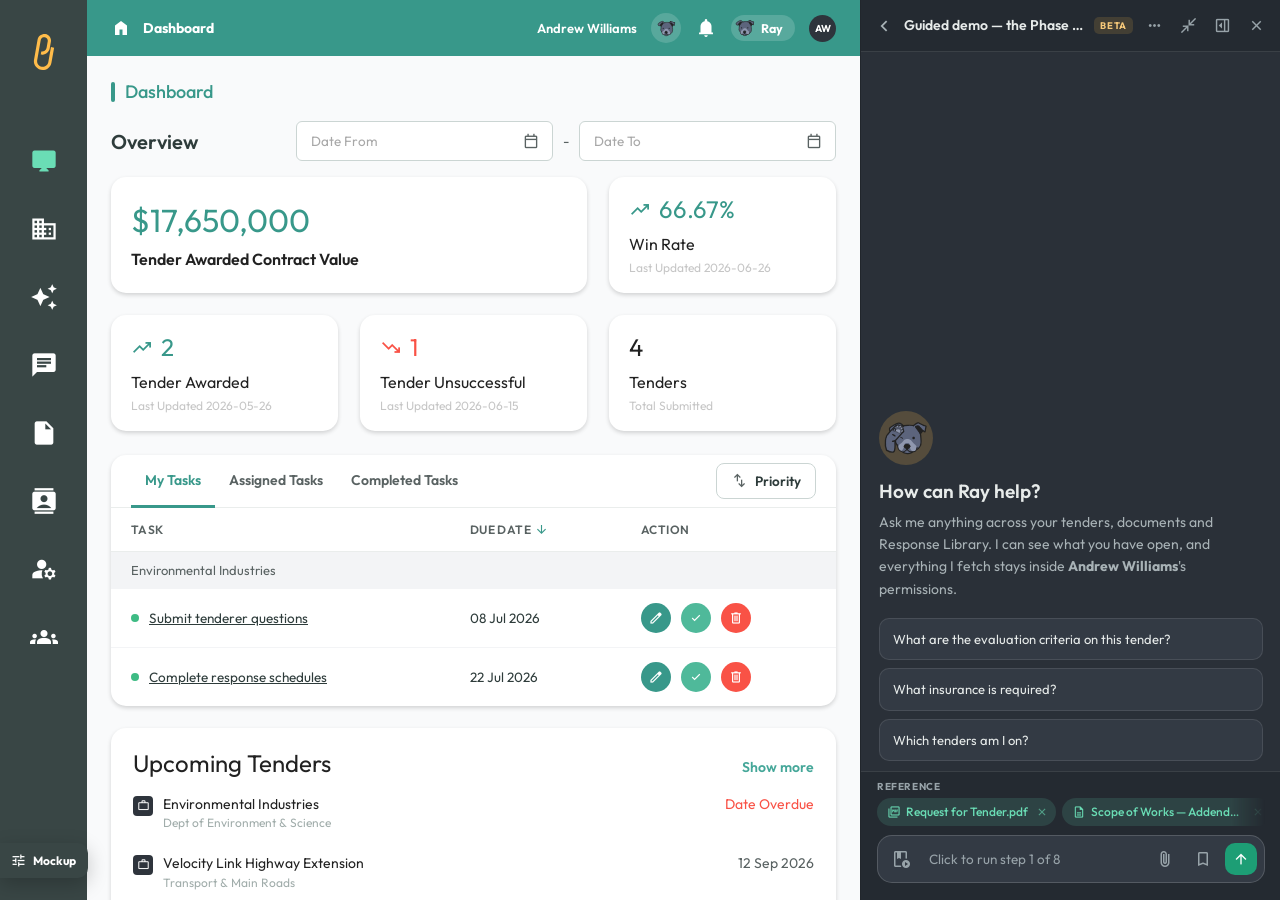
<file: index.html>
<!DOCTYPE html>
<html lang="en">
<head>
<meta charset="UTF-8">
<meta name="viewport" content="width=device-width, initial-scale=1.0">
<title>Tenderfy — Dashboard</title>
<link rel="preconnect" href="https://fonts.googleapis.com">
<link rel="preconnect" href="https://fonts.gstatic.com" crossorigin>
<link href="https://fonts.googleapis.com/css2?family=Outfit:wght@400;500;600;700&display=swap" rel="stylesheet">
<link href="https://fonts.googleapis.com/css2?family=Material+Symbols+Outlined:opsz,wght,FILL,GRAD@20..48,400,0..1,0&display=swap" rel="stylesheet">
<link rel="icon" type="image/svg+xml" href="assets/favicon.svg">
<link rel="stylesheet" href="styles.css?v=69a3eeb3">
</head>
<body>
<div id="screen" style="display:none">

<div class="pad">
  <h1 class="page-h"><span class="pbar"></span>Dashboard</h1>

  <div class="ov-head">
    <h2>Overview</h2>
    <div class="ov-dates">
      <label class="dfield"><input placeholder="Date From"><span class="ms">calendar_today</span></label>
      <span class="dsep">-</span>
      <label class="dfield"><input placeholder="Date To"><span class="ms">calendar_today</span></label>
    </div>
  </div>

  <div class="ovgrid">
    <div class="ovcard wide">
      <div class="v big" id="ovValue">$5,000,010</div>
      <div class="l">Tender Awarded Contract Value</div>
    </div>
    <div class="ovcard">
      <div class="v teal"><span class="ms">trending_up</span>66.67%</div>
      <div class="l">Win Rate</div><div class="s">Last Updated 2026-06-26</div>
    </div>
    <div class="ovcard">
      <div class="v teal"><span class="ms">trending_up</span>2</div>
      <div class="l">Tender Awarded</div><div class="s">Last Updated 2026-05-26</div>
    </div>
    <div class="ovcard">
      <div class="v down"><span class="ms">trending_down</span>1</div>
      <div class="l">Tender Unsuccessful</div><div class="s">Last Updated 2026-06-15</div>
    </div>
    <div class="ovcard">
      <div class="v" id="ovCount">6</div>
      <div class="l">Tenders</div><div class="s">Total Submitted</div>
    </div>
  </div>

  <div class="dash-cols">
    <div class="panel">
      <div class="tabbar">
        <div class="set">
          <div class="tb on">My Tasks</div>
          <div class="tb">Assigned Tasks</div>
          <div class="tb">Completed Tasks</div>
        </div>
        <button class="pri-btn"><span class="ms">swap_vert</span> Priority</button>
      </div>
      <table class="tasktbl" id="taskTbl"></table>
    </div>

    <div class="panel panel-pad">
      <div class="up-head">
        <h2>Upcoming Tenders</h2>
        <span class="up-more" data-toast="Opens the full tender list">Show more</span>
      </div>
      <div id="upcoming"></div>
    </div>
  </div>

  <button class="devtoggle" onclick="rayToggleDev()">
    <span class="ms">tune</span><span id="devlabel"></span></button>
</div>
</div>

<script src="data/fixtures.js?v=eb14f1f6"></script>
<script src="ray/ray-permissions.js?v=b1b780ca"></script>
<script src="ray/ray-documents.js?v=da7bc666"></script>
<script src="ray/ray-context.js?v=203841fd"></script>
<script src="ray/ray-tools.js?v=9c4b4724"></script>
<script src="ray/ray-provider.js?v=84644275"></script>
<script src="ray/ray-surfaces.js?v=58d64b1d"></script>
<script src="ray/ray-core.js?v=40305d87"></script>
<script src="ray/ray-panel.js?v=5191b275"></script>
<script>window.PAGE = {"nav": "dashboard", "crumb": "Dashboard", "ray": {"surface": "page", "context": {"pageTitle": "Dashboard"}}};</script>
<script>
window.onPageReady = function(service, user){
  const g=service.guard, R=RayPermissions.Repositories;
  const tenders=R.tenders.list(g);
  document.getElementById('ovCount').textContent = tenders.length;
  document.getElementById('ovValue').textContent =
    '$' + tenders.reduce((n,t)=>n+t.value,0).toLocaleString();

  /* One task group, the way live renders it: a grey band naming the tender,
     then its rows. */
  document.getElementById('taskTbl').innerHTML =
    '<thead><tr><th>Task</th><th>Due date <span class="ms">arrow_downward</span></th><th>Action</th></tr></thead><tbody>'
    + '<tr class="grp"><td colspan="3">Environmental Industries</td></tr>'
    + [['Submit tenderer questions','08 Jul 2026'],
       ['Complete response schedules','22 Jul 2026']].map(t=>`
      <tr><td><span class="dot"></span><span class="tlink" data-toast="Opens the task">${t[0]}</span></td>
        <td>${t[1]}</td>
        <td><div class="tacts">
          <button class="tact edit" data-toast="Edit task"><span class="ms">edit</span></button>
          <button class="tact done" data-toast="Mark complete"><span class="ms">check</span></button>
          <button class="tact del" data-toast="Delete task"><span class="ms">delete</span></button>
        </div></td></tr>`).join('')
    + '</tbody>';

  const today = new Date('2026-08-25');
  document.getElementById('upcoming').innerHTML = tenders.map(t=>{
    const over = new Date(t.due) < today;
    return `<div class="up-item">
      <span class="bag"><span class="ms">work</span></span>
      <span class="nm">${t.name}<small>${t.org}</small></span>
      <span class="due ${over?'':'ok'}">${over?'Date Overdue':rayDate(t.due)}</span>
    </div>`;}).join('');

  document.getElementById('devlabel').textContent =
    RayShell.devOn() ? 'Hide architecture detail' : 'Show architecture detail';
};
</script>
<script src="app.js?v=dc46a996"></script>
</body>
</html>
</file>
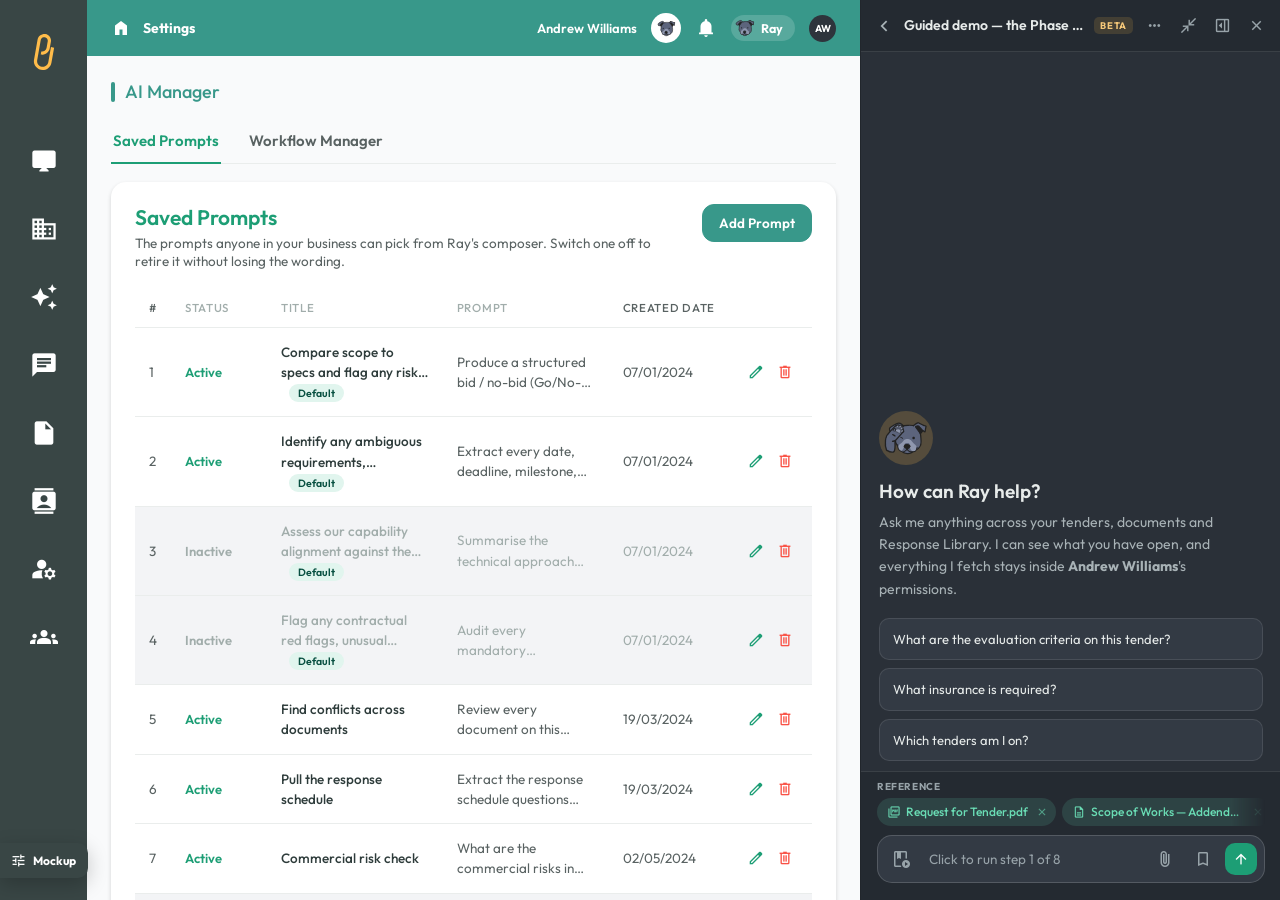
<file: pages/ai-manager.html>
<!DOCTYPE html>
<html lang="en">
<head>
<meta charset="UTF-8">
<meta name="viewport" content="width=device-width, initial-scale=1.0">
<title>Tenderfy — AI Manager</title>
<link rel="preconnect" href="https://fonts.googleapis.com">
<link rel="preconnect" href="https://fonts.gstatic.com" crossorigin>
<link href="https://fonts.googleapis.com/css2?family=Outfit:wght@400;500;600;700&display=swap" rel="stylesheet">
<link href="https://fonts.googleapis.com/css2?family=Material+Symbols+Outlined:opsz,wght,FILL,GRAD@20..48,400,0..1,0&display=swap" rel="stylesheet">
<link rel="icon" type="image/svg+xml" href="../assets/favicon.svg">
<link rel="stylesheet" href="../styles.css?v=69a3eeb3">
</head>
<body>
<div id="screen" style="display:none">

<div class="pad">
  <h1 class="page-h"><span class="pbar"></span>AI Manager</h1>

  <div class="ai-tabs">
    <div class="ai-tab on" data-ai-tab="prompts">Saved Prompts</div>
    <div class="ai-tab" data-ai-tab="workflows">Workflow Manager</div>
  </div>

  <div class="panel panel-pad ai-card" id="aiPane"></div>
</div>
</div>

<script src="../data/fixtures.js?v=eb14f1f6"></script>
<script src="../ray/ray-permissions.js?v=b1b780ca"></script>
<script src="../ray/ray-documents.js?v=da7bc666"></script>
<script src="../ray/ray-context.js?v=203841fd"></script>
<script src="../ray/ray-tools.js?v=9c4b4724"></script>
<script src="../ray/ray-provider.js?v=84644275"></script>
<script src="../ray/ray-surfaces.js?v=58d64b1d"></script>
<script src="../ray/ray-core.js?v=40305d87"></script>
<script src="../ray/ray-panel.js?v=5191b275"></script>
<script>window.PAGE = {"nav": "ai", "crumb": "Settings", "ray": {"surface": "page", "context": {"pageTitle": "AI Manager"}}};</script>
<script>
/* ── AI Manager ────────────────────────────────────────────────────────────
   Two tabs over the same idea: the prompts Ray can be asked to run, and the
   ordered sets of prompts he runs on his own. Both read and write through the
   permission layer rather than the fixtures, so a read-only role sees the same
   screen with the controls it is actually allowed to use.                    */
let aiGuard, aiTab = 'prompts', aiEditing = null;

const aiEsc = (s) => String(s == null ? '' : s)
  .replace(/[&<>"]/g, (c) => ({'&':'&amp;','<':'&lt;','>':'&gt;','"':'&quot;'}[c]));

/* dd/mm/yyyy, the way the live table writes it. */
function aiDate(iso) {
  if (!iso) return '';
  const [y, m, d] = iso.split('-');
  return `${d}/${m}/${y}`;
}
function aiToday() { return new Date().toISOString().slice(0, 10); }

function aiCan(scope) { return aiGuard.scopes.indexOf(scope) >= 0; }

function aiRepo(name) { return RayPermissions.Repositories[name]; }

/* One place to report a refusal from the permission layer, so a blocked write
   reads as a rule rather than as nothing happening. */
function aiTry(fn) {
  try { return fn(); }
  catch (err) { RayPanel.toast(err && (err.reason || err.message) || 'Not permitted'); return null; }
}

/* ── Saved Prompts ─────────────────────────────────────────────────────── */
function aiPrompts() {
  const rows = aiTry(() => aiRepo('promptLibrary').list(aiGuard)) || [];
  const canWrite = aiCan('prompt_library.write');
  return `
    <div class="ai-head">
      <div>
        <h2>Saved Prompts</h2>
        <p class="sub">The prompts anyone in your business can pick from Ray's composer.
           Switch one off to retire it without losing the wording.</p>
      </div>
      ${canWrite ? `<button class="btn pri" data-ai-add-prompt>Add Prompt</button>` : ''}
    </div>
    <table class="ai-tbl">
      <thead><tr>
        <th class="n">#</th><th class="st">Status</th><th>Title</th>
        <th>Prompt</th><th class="dt">Created date</th><th class="ac"></th>
      </tr></thead>
      <tbody>${rows.length ? rows.map((r, i) => `
        <tr class="${r.active === false ? 'off' : ''}">
          <td class="n">${i + 1}</td>
          <td class="st"><span class="ai-status ${r.active === false ? 'no' : 'yes'}">
            ${r.active === false ? 'Inactive' : 'Active'}</span></td>
          <td class="ti"><span class="x">${aiEsc(r.label)}</span>
            ${r.isDefault ? '<span class="ai-badge">Default</span>' : ''}</td>
          <td class="pr"><span class="x">${aiEsc(r.text)}</span></td>
          <td class="dt">${aiDate(r.created)}</td>
          <td class="ac">${canWrite ? `
            <button class="ai-ic" data-ai-edit-prompt="${r.id}" title="Edit prompt">
              <span class="ms">edit</span></button>
            <button class="ai-ic del" data-ai-del-prompt="${r.id}" title="Delete prompt">
              <span class="ms">delete</span></button>` : ''}</td>
        </tr>`).join('')
      : `<tr><td colspan="6" class="ai-none">No saved prompts yet.</td></tr>`}
      </tbody>
    </table>`;
}

/* The dialog from the third mock: a title, the prompt itself, and an Active
   switch in the head. It serves the library only — a workflow step is edited
   where it lives, inside the workflow, rather than by swapping this same modal
   out from under you. */
function aiPromptDialog(o) {
  const isNew = !o.id;
  rayDlg(isNew ? 'Add Prompt' : 'Edit Prompt', `
    <label class="ai-f">Prompt Title
      <input id="aiPT" placeholder="Enter Prompt Title" value="${aiEsc(o.label)}"></label>
    <label class="ai-f">Prompt
      <textarea id="aiPX" rows="9" placeholder="Enter Prompt …">${aiEsc(o.text)}</textarea></label>
    ${o.isDefault ? `<p class="ai-lock"><span class="ms">info</span>
      This one ships with Tenderfy. Edit it freely — the Default label only
      records where it came from.</p>` : ''}`,
    `<button class="btn" data-dlg-close>Cancel</button>
     <button class="btn pri" id="aiPSave">${isNew ? 'Add Prompt' : 'Save changes'}</button>`);

  aiHeadSwitch(o.active);
  const title = document.getElementById('aiPT');
  const text = document.getElementById('aiPX');
  const save = document.getElementById('aiPSave');
  const sync = () => { save.disabled = !(title.value.trim() && text.value.trim()); };
  title.oninput = text.oninput = sync; sync();
  save.onclick = () => {
    const v = { label: title.value.trim(), text: text.value.trim(), active: aiSwitchOn() };
    rayDlgClose();
    o.onSave(v);
  };
  title.focus();
}

/* Both dialogs carry the same Active switch in the same place, which is most
   of what stops them reading as two unrelated screens. */
function aiHeadSwitch(active) {
  const head = document.querySelector('#rayDlg .dlg-head');
  const sw = document.createElement('button');
  sw.className = 'ai-sw' + (active === false ? '' : ' on');
  sw.type = 'button';
  sw.innerHTML = `<span class="k"></span><span class="l">${active === false ? 'Inactive' : 'Active'}</span>`;
  sw.onclick = () => {
    sw.classList.toggle('on');
    sw.querySelector('.l').textContent = sw.classList.contains('on') ? 'Active' : 'Inactive';
  };
  head.insertBefore(sw, head.querySelector('.dlg-x'));
  return sw;
}
function aiSwitchOn() {
  const sw = document.querySelector('#rayDlg .ai-sw');
  return !sw || sw.classList.contains('on');
}

function aiAddPrompt() {
  aiPromptDialog({
    onSave: (v) => {
      aiTry(() => aiRepo('promptLibrary').add(aiGuard, Object.assign({ created: aiToday() }, v)));
      aiPaint();
      RayPanel.toast('Prompt added');
    },
  });
}

function aiEditPrompt(id) {
  const r = (aiTry(() => aiRepo('promptLibrary').list(aiGuard)) || []).find((x) => x.id === id);
  if (!r) return;
  aiPromptDialog({
    id: r.id, label: r.label, text: r.text,
    active: r.active, isDefault: !!r.isDefault,
    onSave: (v) => {
      aiTry(() => aiRepo('promptLibrary').update(aiGuard, id, v));
      aiPaint();
    },
  });
}

function aiDelPrompt(id) {
  const r = (aiTry(() => aiRepo('promptLibrary').list(aiGuard)) || []).find((x) => x.id === id);
  if (!r) return;
  rayDlg('Delete prompt', `
    <p>Delete <b>${aiEsc(r.label)}</b>? It will stop appearing in Ray's composer
       for everyone in your business.</p>
    ${r.isDefault ? `<p class="ai-lock"><span class="ms">info</span>
       This one ships with Tenderfy. Switching it to Inactive keeps it available
       to turn back on later.</p>` : ''}`,
    `<button class="btn" data-dlg-close>Cancel</button>
     <button class="btn danger" id="aiDelGo">Delete</button>`);
  document.getElementById('aiDelGo').onclick = () => {
    aiTry(() => aiRepo('promptLibrary').remove(aiGuard, id));
    rayDlgClose(); aiPaint(); RayPanel.toast('Prompt deleted');
  };
}

/* ── Workflow Manager ──────────────────────────────────────────────────── */
function aiWorkflows() {
  const rows = aiTry(() => aiRepo('workflows').list(aiGuard)) || [];
  const canWrite = aiCan('workflow.write');
  return `
    <div class="ai-head">
      <div>
        <h2>Workflow Manager</h2>
        <p class="sub">An ordered set of prompts Ray runs one at a time, pausing for
           your approval between each. The Tenderfy Method is the one we ship —
           edit it to match how your team actually bids.</p>
      </div>
      ${canWrite ? `<button class="btn pri" data-ai-add-wf>Create Workflow</button>` : ''}
    </div>
    <div class="ai-wfs">${rows.map((w) => `
      <div class="ai-wf${w.active === false ? ' off' : ''}">
        <div class="ai-wfic"><span class="ms">play_lesson</span></div>
        <div class="ai-wftx">
          <div class="h">${aiEsc(w.name)}
            ${w.isDefault ? '<span class="ai-badge">Default</span>' : ''}
            ${w.active === false ? '<span class="ai-badge off">Inactive</span>' : ''}</div>
          <div class="d">${aiEsc(w.description)}</div>
          <div class="m">${w.steps.length} step${w.steps.length === 1 ? '' : 's'}
            · Created ${aiDate(w.created)}</div>
        </div>
        <div class="ai-wfacts">
          <button class="btn" data-ai-view-wf="${w.id}">View</button>
          ${canWrite ? `
            <button class="ai-ic" data-ai-edit-wf="${w.id}" title="Edit workflow">
              <span class="ms">edit</span></button>
            <button class="ai-ic" data-ai-dup-wf="${w.id}" title="Duplicate workflow">
              <span class="ms">content_copy</span></button>
            <button class="ai-ic del" data-ai-del-wf="${w.id}" title="Delete workflow">
              <span class="ms">delete</span></button>` : ''}
        </div>
      </div>`).join('')}</div>`;
}

/* Viewing reuses the panel's "Working through a tender" shape: the numbered
   list, read top to bottom. Here it carries each step's prompt rather than a
   progress state, because nothing is running — this is the recipe, not a bid. */
function aiViewWorkflow(id) {
  const w = aiTry(() => aiRepo('workflows').get(aiGuard, id));
  if (!w) return;
  const canWrite = aiCan('workflow.write');
  rayDlg(w.name, `
    <p>${aiEsc(w.description)}</p>
    <div class="dlg-steps">${w.steps.map((st, i) => `
      <div class="dlg-step">
        <span class="ms">radio_button_unchecked</span>
        <div class="t"><span class="h">${i + 1}. ${aiEsc(st.title)}</span>
          <span class="d">${aiEsc(st.prompt)}</span></div>
      </div>`).join('')}</div>`,
    canWrite
      ? `<button class="btn" data-dlg-close>Close</button>
         <button class="btn pri" id="aiViewEdit">Edit workflow</button>`
      : `<button class="btn dlg-wide" data-dlg-close>Close</button>`);
  const go = document.getElementById('aiViewEdit');
  /* Straight from reading it to changing it, without going back to the list
     to find the row again. */
  if (go) go.onclick = () => aiEditWorkflow(id);
}

/* Editing works on a copy and commits on save, so abandoning the dialog leaves
   the stored workflow untouched. `dup` starts a new one from an existing one —
   the Tenderfy Method included, though it is editable in place as well. */
function aiEditWorkflow(id, dup) {
  const src = id ? aiTry(() => aiRepo('workflows').get(aiGuard, id)) : null;
  if (id && !src) return;
  aiEditing = src
    ? { id: dup ? null : src.id,
        name: dup ? src.name + ' (copy)' : src.name,
        description: src.description,
        active: src.active !== false,
        steps: src.steps.map((x) => Object.assign({}, x)),
        edit: null, draft: null }
    : { id: null, name: '', description: '', active: true,
        steps: [], edit: null, draft: null };
  aiPaintWfDialog();
}

/* One dialog for the whole job. Adding or editing a step opens a card in the
   list rather than swapping this modal for another one — the step is part of
   the workflow, so it is edited without leaving it. Repaints happen only on
   structural changes (add, remove, reorder, open, close), never on a
   keystroke, so nothing steals focus while you type. */
function aiPaintWfDialog() {
  const w = aiEditing;
  const editing = w.edit !== null;

  const stepCard = (st, i) => `
    <div class="ai-step">
      <span class="nm">${i + 1}</span>
      <div class="t"><span class="h">${aiEsc(st.title)}</span>
        <span class="d">${aiEsc(st.prompt)}</span></div>
      <div class="a">
        <button class="ai-ic" data-ai-step-up="${i}" ${i ? '' : 'disabled'}
                title="Move up"><span class="ms">arrow_upward</span></button>
        <button class="ai-ic" data-ai-step-dn="${i}"
                ${i === w.steps.length - 1 ? 'disabled' : ''}
                title="Move down"><span class="ms">arrow_downward</span></button>
        <button class="ai-ic" data-ai-step-ed="${i}" title="Edit step">
          <span class="ms">edit</span></button>
        <button class="ai-ic del" data-ai-step-rm="${i}" title="Remove step">
          <span class="ms">delete</span></button>
      </div>
    </div>`;

  const editCard = (n) => `
    <div class="ai-step open">
      <span class="nm">${n}</span>
      <div class="t">
        <label class="ai-f sm">Step title
          <input id="aiST" placeholder="What this step is called"
                 value="${aiEsc(w.draft.title)}"></label>
        <label class="ai-f sm">Prompt
          <textarea id="aiSX" rows="5"
                    placeholder="What Ray should do at this step">${aiEsc(w.draft.prompt)}</textarea></label>
        <div class="ai-stepacts">
          <button class="btn sm" data-ai-step-cancel>Cancel</button>
          <button class="btn sm pri" data-ai-step-ok>${w.edit === 'new' ? 'Add step' : 'Done'}</button>
        </div>
      </div>
    </div>`;

  const list = w.steps.map((st, i) =>
    w.edit === i ? editCard(i + 1) : stepCard(st, i)).join('')
    + (w.edit === 'new' ? editCard(w.steps.length + 1) : '');

  rayDlg(w.id ? 'Edit workflow' : 'Create workflow', `
    <label class="ai-f">Workflow name
      <input id="aiWN" placeholder="Enter workflow name" value="${aiEsc(w.name)}"></label>
    <label class="ai-f">Workflow description
      <textarea id="aiWD" rows="3"
                placeholder="What this workflow is for, and when to use it">${aiEsc(w.description)}</textarea></label>
    <div class="ai-steplab">Steps<span>${w.steps.length}</span></div>
    <div class="ai-steps">${list || `<p class="ai-none">No steps yet. Add the first prompt Ray should run.</p>`}</div>
    ${editing ? '' : `<button class="ai-addstep" data-ai-step-add>
      <span class="ms">add</span>Add a step</button>`}`,
    `<button class="btn" data-dlg-close>Cancel</button>
     <button class="btn pri" id="aiWSave">${w.id ? 'Save changes' : 'Create workflow'}</button>`);

  aiHeadSwitch(w.active);

  const nm = document.getElementById('aiWN');
  const ds = document.getElementById('aiWD');
  const save = document.getElementById('aiWSave');
  /* Read the fields back before any repaint, so a half-typed name survives
     adding a step. */
  const hold = () => { w.name = nm.value; w.description = ds.value; };
  const holdDraft = () => {
    const t = document.getElementById('aiST'), x = document.getElementById('aiSX');
    if (t && x) w.draft = { title: t.value, prompt: x.value };
  };
  const sync = () => { save.disabled = !(nm.value.trim() && w.steps.length); };
  nm.oninput = ds.oninput = () => { hold(); sync(); };
  sync();

  const st = document.getElementById('aiST');
  if (st) { st.focus(); st.setSelectionRange(st.value.length, st.value.length); }

  const body = document.querySelector('#rayDlg .dlg-body');
  const commit = () => {
    holdDraft();
    const d = w.draft;
    if (!d || !d.title.trim() || !d.prompt.trim()) return false;
    const rec = { title: d.title.trim(), prompt: d.prompt.trim() };
    if (w.edit === 'new') w.steps.push(rec);
    else w.steps[w.edit] = Object.assign({}, w.steps[w.edit], rec);
    w.edit = null; w.draft = null;
    return true;
  };

  body.onclick = (e) => {
    const num = (a) => { const el = e.target.closest(`[${a}]`);
                         return el ? +el.getAttribute(a) : null; };
    const swap = (a, b) => { const t = w.steps[a]; w.steps[a] = w.steps[b]; w.steps[b] = t; };
    let i;
    if (e.target.closest('[data-ai-step-ok]')) { hold(); commit(); aiPaintWfDialog(); return; }
    if (e.target.closest('[data-ai-step-cancel]')) {
      hold(); w.edit = null; w.draft = null; aiPaintWfDialog(); return;
    }
    if (e.target.closest('[data-ai-step-add]')) {
      hold(); w.edit = 'new'; w.draft = { title: '', prompt: '' };
      aiPaintWfDialog(); return;
    }
    if ((i = num('data-ai-step-ed')) !== null) {
      hold(); w.edit = i; w.draft = Object.assign({}, w.steps[i]);
      aiPaintWfDialog(); return;
    }
    if ((i = num('data-ai-step-up')) !== null) { hold(); holdDraft(); swap(i, i - 1); aiPaintWfDialog(); return; }
    if ((i = num('data-ai-step-dn')) !== null) { hold(); holdDraft(); swap(i, i + 1); aiPaintWfDialog(); return; }
    if ((i = num('data-ai-step-rm')) !== null) {
      hold(); holdDraft();
      w.steps.splice(i, 1);
      /* The open editor tracks an index, so removing a row above it would
         otherwise leave it pointing at the wrong step. */
      if (w.edit === i) { w.edit = null; w.draft = null; }
      else if (typeof w.edit === 'number' && w.edit > i) w.edit--;
      aiPaintWfDialog(); return;
    }
  };

  save.onclick = () => {
    hold();
    /* A step still open and filled in is what you meant to keep; an empty one
       is not. Either way Save is never a dead end. */
    if (w.edit !== null) commit();
    const patch = { name: w.name.trim(), description: w.description.trim(),
                    active: aiSwitchOn(), steps: w.steps };
    const ok = w.id
      ? aiTry(() => aiRepo('workflows').update(aiGuard, w.id, patch))
      : aiTry(() => aiRepo('workflows').add(aiGuard, Object.assign({ created: aiToday() }, patch)));
    if (!ok) return;
    rayDlgClose(); aiEditing = null; aiPaint();
    RayPanel.toast(w.id ? 'Workflow saved' : 'Workflow created');
  };
}

function aiDelWorkflow(id) {
  const w = aiTry(() => aiRepo('workflows').get(aiGuard, id));
  if (!w) return;
  rayDlg('Delete workflow', `
    <p>Delete <b>${aiEsc(w.name)}</b> and its ${w.steps.length} steps?
       Anyone part-way through it keeps what Ray has already produced.</p>`,
    `<button class="btn" data-dlg-close>Cancel</button>
     <button class="btn danger" id="aiDelGo">Delete</button>`);
  document.getElementById('aiDelGo').onclick = () => {
    aiTry(() => aiRepo('workflows').remove(aiGuard, id));
    rayDlgClose(); aiPaint(); RayPanel.toast('Workflow deleted');
  };
}

/* ── Wiring ────────────────────────────────────────────────────────────── */
function aiPaint() {
  document.getElementById('aiPane').innerHTML =
    aiTab === 'prompts' ? aiPrompts() : aiWorkflows();
}

window.onPageReady = function (service) {
  aiGuard = service.guard;
  aiPaint();

  document.querySelector('.ai-tabs').onclick = (e) => {
    const t = e.target.closest('[data-ai-tab]');
    if (!t) return;
    document.querySelectorAll('.ai-tab').forEach((x) => x.classList.remove('on'));
    t.classList.add('on');
    aiTab = t.getAttribute('data-ai-tab');
    aiPaint();
  };

  document.getElementById('aiPane').onclick = (e) => {
    const at = (a) => { const el = e.target.closest(`[${a}]`);
                        return el ? el.getAttribute(a) : null; };
    let v;
    if (e.target.closest('[data-ai-add-prompt]')) return aiAddPrompt();
    if ((v = at('data-ai-edit-prompt'))) return aiEditPrompt(v);
    if ((v = at('data-ai-del-prompt'))) return aiDelPrompt(v);
    if (e.target.closest('[data-ai-add-wf]')) return aiEditWorkflow(null);
    if ((v = at('data-ai-view-wf'))) return aiViewWorkflow(v);
    if ((v = at('data-ai-edit-wf'))) return aiEditWorkflow(v);
    if ((v = at('data-ai-dup-wf'))) return aiEditWorkflow(v, true);
    if ((v = at('data-ai-del-wf'))) return aiDelWorkflow(v);
  };
};
</script>
<script src="../app.js?v=dc46a996"></script>
</body>
</html>
</file>
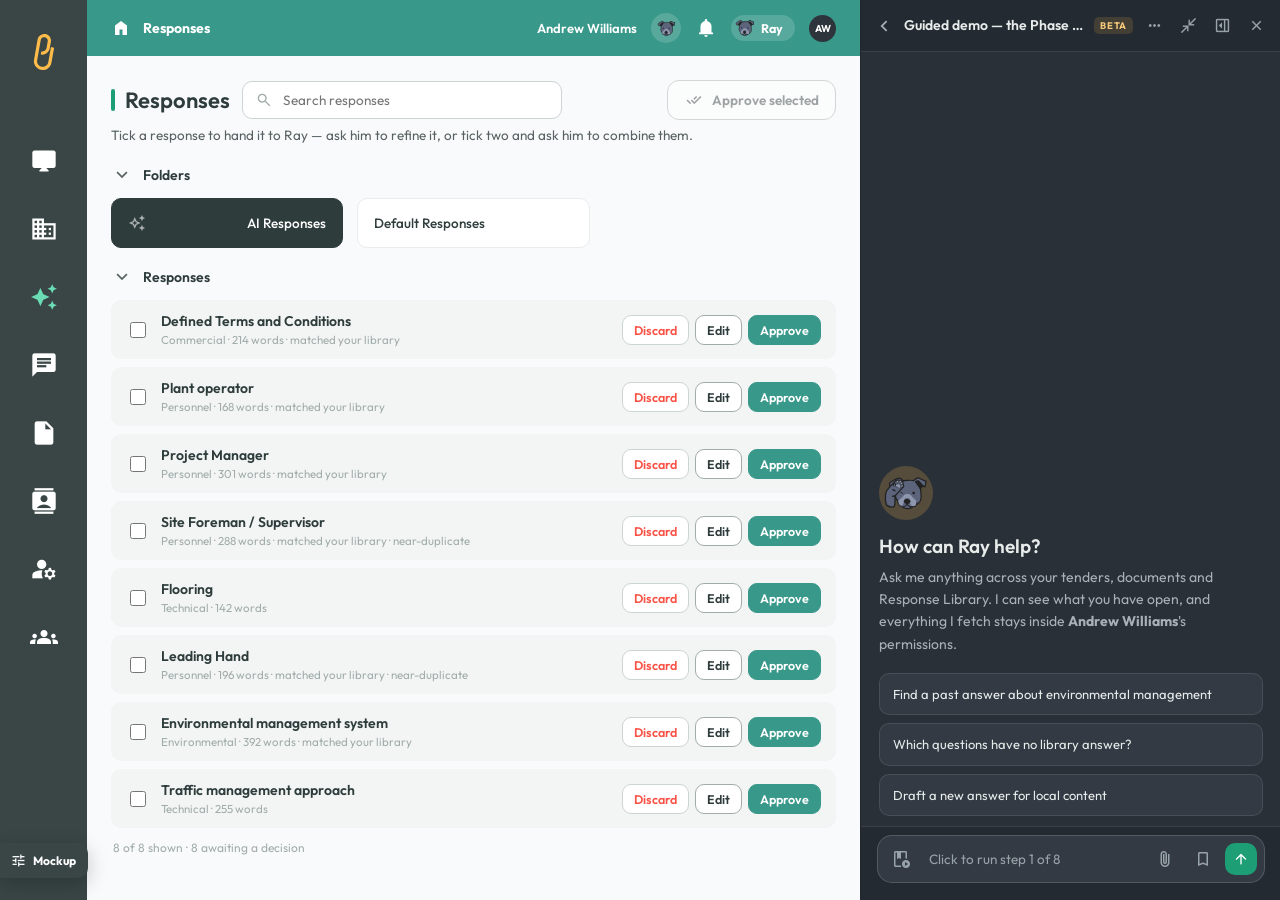
<file: pages/responses.html>
<!DOCTYPE html>
<html lang="en">
<head>
<meta charset="UTF-8">
<meta name="viewport" content="width=device-width, initial-scale=1.0">
<title>Tenderfy — Responses</title>
<link rel="preconnect" href="https://fonts.googleapis.com">
<link rel="preconnect" href="https://fonts.gstatic.com" crossorigin>
<link href="https://fonts.googleapis.com/css2?family=Outfit:wght@400;500;600;700&display=swap" rel="stylesheet">
<link href="https://fonts.googleapis.com/css2?family=Material+Symbols+Outlined:opsz,wght,FILL,GRAD@20..48,400,0..1,0&display=swap" rel="stylesheet">
<link rel="icon" type="image/svg+xml" href="../assets/favicon.svg">
<link rel="stylesheet" href="../styles.css?v=69a3eeb3">
</head>
<body>
<div id="screen" style="display:none">

<div class="pad">
  <div class="tn-bar">
    <div class="tn-title">Responses</div>
    <div class="rs-search">
      <span class="ms">search</span>
      <input type="text" id="rsq" placeholder="Search responses">
    </div>
    <span class="tn-spacer"></span>
    <button class="btn" id="rsBulk" disabled>
      <span class="ms">done_all</span> Approve selected</button>
  </div>

  <p class="sub">Tick a response to hand it to Ray — ask him to refine it, or tick two
     and ask him to combine them.</p>

  <!-- Header and content are siblings, as on Tenders: .tn-sec is a horizontal
       flex bar, so nesting the content inside it lays it out beside the label. -->
  <div class="tn-sec"><span class="ms car">expand_more</span> Folders</div>
  <div class="tn-folders">
    <div class="tn-folder on"><span class="ms">auto_awesome</span> AI Responses</div>
    <div class="tn-folder">Default Responses</div>
  </div>

  <div class="tn-sec"><span class="ms car">expand_more</span> Responses</div>
  <div id="rsList"></div>
  <div class="rs-page"><span id="rsCount"></span></div>
</div>

</div>

<script src="../data/fixtures.js?v=eb14f1f6"></script>
<script src="../ray/ray-permissions.js?v=b1b780ca"></script>
<script src="../ray/ray-documents.js?v=da7bc666"></script>
<script src="../ray/ray-context.js?v=203841fd"></script>
<script src="../ray/ray-tools.js?v=9c4b4724"></script>
<script src="../ray/ray-provider.js?v=84644275"></script>
<script src="../ray/ray-surfaces.js?v=58d64b1d"></script>
<script src="../ray/ray-core.js?v=40305d87"></script>
<script src="../ray/ray-panel.js?v=5191b275"></script>
<script>window.PAGE = {"nav": "responses", "crumb": "Responses", "ray": {"surface": "response-library", "context": {"pageTitle": "AI Responses"}}};</script>
<script>
/* Drafted by the review. Mocked — the point of this screen is where triage
   lives and how it hands work to Ray, not the content of the answers. */
const DRAFTS = [
  { id:'r1', q:'Defined Terms and Conditions', cat:'Commercial', words:214, match:true },
  { id:'r2', q:'Plant operator',               cat:'Personnel',  words:168, match:true },
  { id:'r3', q:'Project Manager',              cat:'Personnel',  words:301, match:true },
  { id:'r4', q:'Site Foreman / Supervisor',    cat:'Personnel',  words:288, match:true, dupe:'r3' },
  { id:'r5', q:'Flooring',                     cat:'Technical',  words:142, match:false },
  { id:'r6', q:'Leading Hand',                 cat:'Personnel',  words:196, match:true, dupe:'r2' },
  { id:'r7', q:'Environmental management system', cat:'Environmental', words:392, match:true },
  { id:'r8', q:'Traffic management approach',  cat:'Technical',  words:255, match:false },
];
const state = { picked: [], done: {} };

function rsPaint() {
  const q = (document.getElementById('rsq').value || '').toLowerCase();
  const rows = DRAFTS.filter((d) => d.q.toLowerCase().includes(q));
  document.getElementById('rsList').innerHTML = rows.map((d) => {
    const st = state.done[d.id];
    return `<div class="rs-row${state.picked.includes(d.id) ? ' picked' : ''}${st ? ' done' : ''}">
      <input type="checkbox" class="chk" ${state.picked.includes(d.id) ? 'checked' : ''}
             onchange="rsPick('${d.id}', this.checked)" ${st ? 'disabled' : ''}>
      <div class="nm">${d.q}
        <small>${d.cat} · ${d.words} words${d.match ? ' · matched your library' : ''}${
          d.dupe ? ' · near-duplicate' : ''}</small></div>
      ${st ? `<span class="rs-state ${st}">${st === 'approved' ? 'Approved' : 'Discarded'}</span>`
           : `<div class="rs-acts">
                <button class="btn sm ghost" onclick="rsSet('${d.id}','discarded')">Discard</button>
                <button class="btn sm" onclick="rsEdit('${d.id}')">Edit</button>
                <button class="btn sm pri" onclick="rsSet('${d.id}','approved')">Approve</button>
              </div>`}
    </div>`;
  }).join('') || '<div class="rs-empty">Nothing matches that.</div>';

  const left = DRAFTS.filter((d) => !state.done[d.id]).length;
  document.getElementById('rsCount').textContent =
    `${rows.length} of ${DRAFTS.length} shown · ${left} awaiting a decision`;
  const bulk = document.getElementById('rsBulk');
  bulk.disabled = !state.picked.length;
  bulk.querySelector('span').nextSibling.textContent =
    state.picked.length ? ` Approve ${state.picked.length} selected` : ' Approve selected';
}

/* Ticking hands the response to Ray as a reference — the same gesture the
   Tenders page uses for a tender. Two ticked is the "combine" case. */
function rsPick(id, on) {
  state.picked = on ? state.picked.concat(id) : state.picked.filter((x) => x !== id);
  rsPaint();
  const picked = state.picked.map((i) => DRAFTS.find((d) => d.id === i)).filter(Boolean);
  if (!picked.length) {
    RayPanel.focus('response-library', { pageTitle: 'AI Responses', crumb: 'Responses' });
    return;
  }
  RayPanel.open('response-library', {
    pageTitle: picked.map((d) => d.q).join(' + '), crumb: 'Responses',
    responses: picked.map((d) => ({ id: d.id, q: d.q })),
  });
  RayPanel.toast(picked.length > 1
    ? 'Ray has ' + picked.length + ' — ask him to combine them'
    : 'Ray is now referencing this response');
}
function rsSet(id, how) { state.done[id] = how; state.picked = state.picked.filter((x) => x !== id); rsPaint(); }
function rsEdit(id) { RayPanel.toast('Inline edit — mocked for this prototype'); }
window.onPageReady = function () {
  document.getElementById('rsq').addEventListener('input', rsPaint);
  document.getElementById('rsBulk').addEventListener('click', function () {
    state.picked.forEach((id) => { state.done[id] = 'approved'; });
    const n = state.picked.length; state.picked = [];
    rsPaint(); RayPanel.toast(n + ' approved');
  });
  rsPaint();
};
</script>
<script src="../app.js?v=dc46a996"></script>
</body>
</html>
</file>
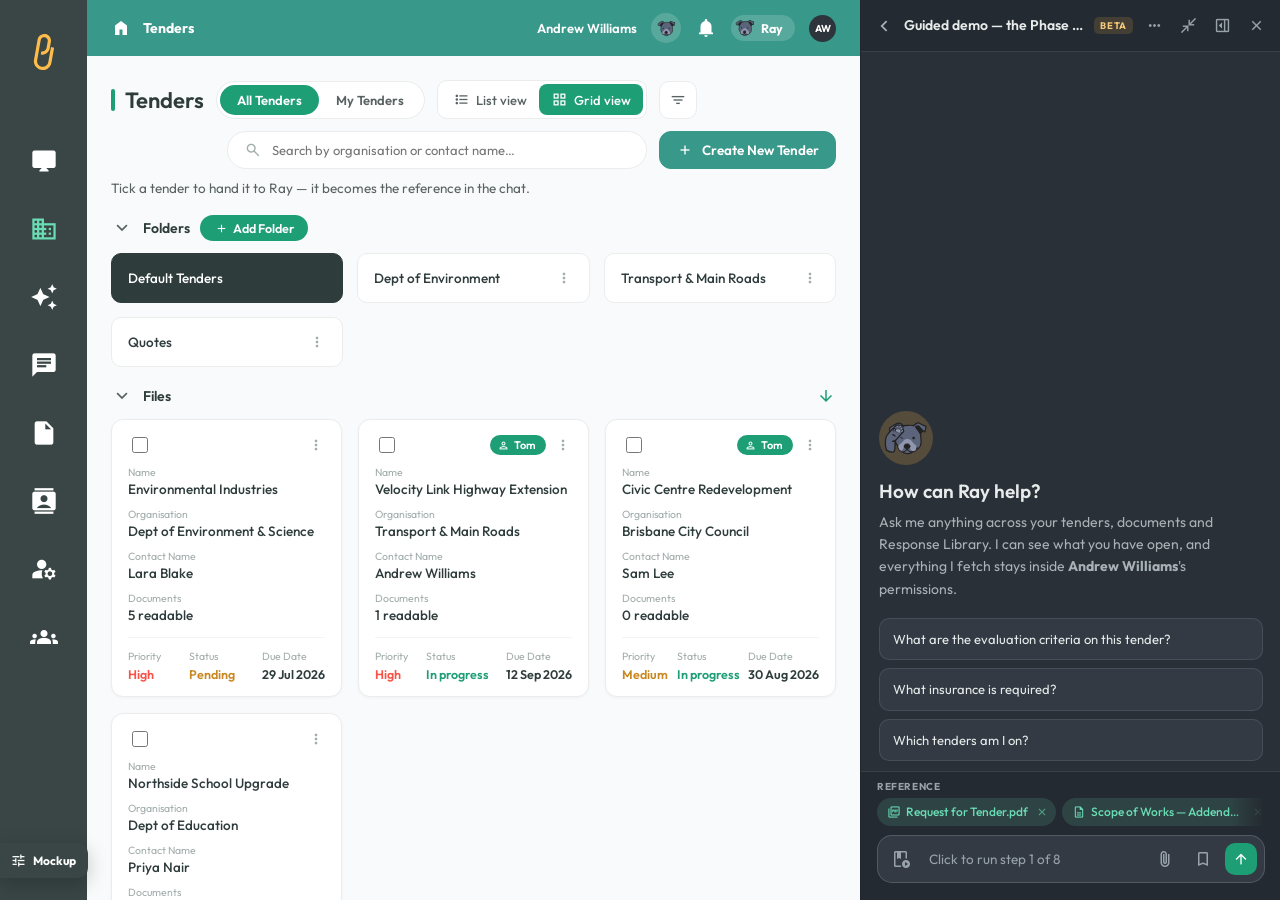
<file: pages/tenders.html>
<!DOCTYPE html>
<html lang="en">
<head>
<meta charset="UTF-8">
<meta name="viewport" content="width=device-width, initial-scale=1.0">
<title>Tenderfy — Tenders</title>
<link rel="preconnect" href="https://fonts.googleapis.com">
<link rel="preconnect" href="https://fonts.gstatic.com" crossorigin>
<link href="https://fonts.googleapis.com/css2?family=Outfit:wght@400;500;600;700&display=swap" rel="stylesheet">
<link href="https://fonts.googleapis.com/css2?family=Material+Symbols+Outlined:opsz,wght,FILL,GRAD@20..48,400,0..1,0&display=swap" rel="stylesheet">
<link rel="icon" type="image/svg+xml" href="../assets/favicon.svg">
<link rel="stylesheet" href="../styles.css?v=69a3eeb3">
</head>
<body>
<div id="screen" style="display:none">

<div class="pad">
  <div class="tn-bar">
    <div class="tn-title">Tenders</div>
    <div class="tn-tabs">
      <div class="tn-tab on" onclick="tnPick(this,'.tn-tab')">All Tenders</div>
      <div class="tn-tab" onclick="tnPick(this,'.tn-tab')">My Tenders</div>
    </div>
    <div class="tn-views">
      <div class="tn-view" onclick="tnPick(this,'.tn-view')"><span class="ms">format_list_bulleted</span> List view</div>
      <div class="tn-view on" onclick="tnPick(this,'.tn-view')"><span class="ms">grid_view</span> Grid view</div>
    </div>
    <div class="tn-filter" data-toast="Filter tenders"><span class="ms" style="font-size:18px">filter_list</span></div>
    <div class="tn-search"><span class="ms" style="font-size:18px">search</span>
      <input placeholder="Search by organisation or contact name…" oninput="tnSearch(this.value)"></div>
    <a class="btn pri tn-create" data-toast="Create new tender"><span class="ms" style="font-size:18px">add</span> Create New Tender</a>
  </div>

  <p class="sub" style="margin:10px 0 0">Tick a tender to hand it to Ray — it becomes the reference in the chat.</p>

  <div class="tn-sec" id="secFolders"><span class="ms car" onclick="tnSec('secFolders')">expand_more</span> Folders
    <span class="addfolder" data-toast="Add folder"><span class="ms" style="font-size:15px">add</span> Add Folder</span></div>
  <div class="tn-folders">
    <div class="tn-folder on" onclick="tnPick(this,'.tn-folder')">Default Tenders</div>
    <div class="tn-folder" onclick="tnPick(this,'.tn-folder')">Dept of Environment <span class="ms" data-toast="Folder options" onclick="event.stopPropagation()">more_vert</span></div>
    <div class="tn-folder" onclick="tnPick(this,'.tn-folder')">Transport &amp; Main Roads <span class="ms" data-toast="Folder options" onclick="event.stopPropagation()">more_vert</span></div>
    <div class="tn-folder" onclick="tnPick(this,'.tn-folder')">Quotes <span class="ms" data-toast="Folder options" onclick="event.stopPropagation()">more_vert</span></div>
  </div>

  <div class="tn-sec" id="secFiles"><span class="ms car" onclick="tnSec('secFiles')">expand_more</span> Files
    <span class="ms sort" data-toast="Sort tenders">arrow_downward</span></div>
  <div class="tn-files" id="tnFiles"></div>

  <div class="card devonly" style="margin-top:18px">
    <h2><span class="ms sec-ic c-red">shield_person</span> Rows withheld from this role</h2>
    <div id="withheld" class="sub" style="margin:0"></div>
  </div>
</div>
</div>

<script src="../data/fixtures.js?v=eb14f1f6"></script>
<script src="../ray/ray-permissions.js?v=b1b780ca"></script>
<script src="../ray/ray-documents.js?v=da7bc666"></script>
<script src="../ray/ray-context.js?v=203841fd"></script>
<script src="../ray/ray-tools.js?v=9c4b4724"></script>
<script src="../ray/ray-provider.js?v=84644275"></script>
<script src="../ray/ray-surfaces.js?v=58d64b1d"></script>
<script src="../ray/ray-core.js?v=40305d87"></script>
<script src="../ray/ray-panel.js?v=5191b275"></script>
<script>window.PAGE = {"nav": "tenders", "crumb": "Tenders", "ray": {"surface": "page", "context": {"pageTitle": "All tenders"}}};</script>
<script>
const CONTACT = {
  't-envind':'Lara Blake', 't-velocity':'Andrew Williams',
  't-civic':'Sam Lee', 't-northside':'Priya Nair',
};
const PRI = {High:'pri-high', Medium:'pri-med', Low:'pri-low'};
const ST  = {'Pending':'tn-st-pending','In progress':'tn-st-progress',
             'In review':'tn-st-review','Draft':'tn-st-draft'};
const OWNER = {'t-velocity':'Tom', 't-civic':'Tom'};

function tnPick(el, sel){ el.parentNode.querySelectorAll(sel).forEach(x=>x.classList.remove('on')); el.classList.add('on'); }
function tnSec(id){ document.getElementById(id).classList.toggle('collapsed'); }
function tnSearch(q){
  const s=(q||'').toLowerCase();
  document.querySelectorAll('.tn-card').forEach(c=>{
    c.style.display = !s || c.dataset.hay.indexOf(s)>=0 ? '' : 'none';
  });
}

/* Ticking a tender hands it to Ray. One at a time: the reference chip names a
   single thing, and "these three tenders" is a different feature. Unticking
   gives the reference back to the page. */
function tnTick(box, id){
  const picked = box.checked;
  document.querySelectorAll('.tn-card .chk').forEach(other=>{
    if(other!==box){ other.checked=false; other.closest('.tn-card').classList.remove('picked'); }
  });
  box.closest('.tn-card').classList.toggle('picked', picked);
  if(picked){
    RayPanel.open('tender', {tenderId:id});
    RayPanel.toast('Ray is now referencing this tender');
  } else {
    RayPanel.focus('page', {pageTitle:'All tenders'});
  }
}

window.onPageReady = function(service, user){
  const g=service.guard, R=RayPermissions.Repositories;
  const tenders=R.tenders.list(g), all=RayFixtures.TENDERS.length;
  const esc=s=>String(s||'').replace(/[&<>"]/g,c=>({'&':'&amp;','<':'&lt;','>':'&gt;','"':'&quot;'}[c]));

  document.getElementById('tnFiles').innerHTML = tenders.map(t=>{
    const docs=(()=>{try{return R.documents.list(g,t.id).length}catch(e){return 0}})();
    const hay=[t.name,t.org,CONTACT[t.id],t.ref].join(' ').toLowerCase();
    return `<div class="tn-card" data-hay="${esc(hay)}" onclick="this.querySelector('.chk').click()">
      <div class="tc-top">
        <input type="checkbox" class="chk" onclick="event.stopPropagation();tnTick(this,'${t.id}')">
        <div class="tc-right">
          ${OWNER[t.id]?`<span class="tc-chip"><span class="ms">person</span>${OWNER[t.id]}</span>`:''}
          <span class="ms kebab" onclick="event.stopPropagation();tnMenu(this,'${t.id}')">more_vert</span>
        </div>
      </div>
      <div class="tc-k">Name</div><div class="tc-v">${esc(t.name)}</div>
      <div class="tc-k">Organisation</div><div class="tc-v">${esc(t.org)}</div>
      <div class="tc-k">Contact Name</div><div class="tc-v">${esc(CONTACT[t.id]||'—')}</div>
      <div class="tc-k">Documents</div><div class="tc-v">${docs} readable</div>
      <div class="tc-foot">
        <div class="c"><span class="lab">Priority</span><span class="val ${PRI[t.priority]||''}">${t.priority}</span></div>
        <div class="c"><span class="lab">Status</span><span class="val ${ST[t.status]||''}">${t.status}</span></div>
        <div class="c"><span class="lab">Due Date</span><span class="val">${rayDate(t.due)}</span></div>
      </div>
    </div>`;}).join('');

  document.getElementById('withheld').innerHTML =
    `${all-tenders.length} of ${all} tenders are filtered out for <b>${user.role}</b> — by business `
    + `tenancy or by assignment. Ray receives the same filtered list.`;
};

/* esc is scoped inside onPageReady, so this block needs its own. */
const dlgEsc = s => String(s == null ? '' : s)
  .replace(/[&<>"]/g, c => ({'&':'&amp;','<':'&lt;','>':'&gt;','"':'&quot;'}[c]));

/* ── The tender menu ───────────────────────────────────────────────────
   The three dots stay where people already look for them. What changed is
   the destination: AI Review opens a dialog rather than dropping a card
   into Ray's session, because setup is not conversation. */
function tnMenu(el, id){
  document.querySelectorAll('.tn-menu').forEach(m=>m.remove());
  const card = el.closest('.tn-card');
  const m = document.createElement('div');
  m.className = 'tn-menu';
  m.innerHTML = `
    <button class="tn-mi ai" onclick="event.stopPropagation();tnCloseMenu();tnReview('${id}')">
      <span class="ms">auto_awesome</span>AI Review
      <span class="ms info" onclick="event.stopPropagation();tnCloseMenu();tnInfo()"
            title="What does this do?">info</span></button>
    <button class="tn-mi" onclick="event.stopPropagation();tnCloseMenu();RayPanel.toast('View time — mocked')">View Time</button>
    <button class="tn-mi teal" onclick="event.stopPropagation();tnCloseMenu();RayPanel.toast('Add reminder — mocked')">Add Reminder</button>
    <button class="tn-mi red" onclick="event.stopPropagation();tnCloseMenu();RayPanel.toast('Delete tender — mocked')">Delete Tender</button>`;
  card.querySelector('.tc-right').appendChild(m);
  setTimeout(()=>document.addEventListener('click', tnCloseMenu, {once:true}), 0);
}
function tnCloseMenu(){ document.querySelectorAll('.tn-menu').forEach(m=>m.remove()); }

function tnInfo(){
  rayDlg('Information', `
    <div class="dlg-mid">
      <div class="dlg-ic"><span class="ms">info</span></div>
      <p>Hey, I am Ray — your Tenderfy Co-Pilot. I can help you review tender documents
         and extract key information. Use the three dots on a tender to review its
         documents. I will automatically pull out questions and answers to start building
         your Response Library — making it easier to reuse quality content across future
         bids.</p>
    </div>
    <div class="dlg-acts">
      <button class="btn pri" data-dlg-close>Ok, Got It</button>
    </div>`);
}

/* Deep review changes what gets read and what it costs, so the dialog shows
   both and re-prices as documents are unticked. */
function tnReview(id){
  const g = window.ray.guard, R = RayPermissions.Repositories;
  let docs = []; try { docs = R.documents.list(g, id); } catch(e){ docs = []; }
  const t = (()=>{ try { return R.tenders.get(g, id); } catch(e){ return null; } })();
  if (!docs.length) { RayPanel.toast('No documents on this tender you can read'); return; }
  const picked = new Set(docs.map(d=>d.id));
  let deep = false;

  const body = rayDlg('AI Document Review', '<div id="rvBody"></div>');
  const paint = () => {
    const on = docs.filter(d=>picked.has(d.id));
    const pages = on.reduce((n,d)=>n+(d.pages||0),0);
    const cost = Math.max(1, Math.round(pages / (deep ? 2.5 : 12)));
    body.querySelector('#rvBody').innerHTML = `
      <p>${on.length} document${on.length===1?'':'s'} ${on.length===1?'is':'are'} available for
         <b>${dlgEsc(t?t.name:'this tender')}</b>. Are you sure you want to review
         ${on.length===1?'it':'these documents'}?</p>
      <div class="dlg-docs">${docs.map(d=>`
        <label class="dlg-doc">
          <input type="checkbox" data-rv-doc="${d.id}" ${picked.has(d.id)?'checked':''}>
          <span class="n">${dlgEsc(d.name)}</span>
          <span class="p">${d.pages}p${d.scanned?' · scanned':''}</span>
        </label>`).join('')}</div>
      <div class="dlg-deep">
        <p>Deep Review consumes more AI credits but provides a comprehensive evaluation of
           the document, extracting more detailed responses and insights.</p>
        <label><input type="checkbox" id="rvDeep" ${deep?'checked':''}> Deep Review</label>
      </div>
      <div class="dlg-cost">Estimated cost: <b>~${cost} credit${cost===1?'':'s'}</b>
        · ${pages} pages selected</div>
      <div class="dlg-acts">
        <button class="btn" data-dlg-close>Cancel</button>
        <button class="btn pri" id="rvGo" ${on.length?'':'disabled'}>Review Documents</button>
      </div>`;
    body.querySelectorAll('[data-rv-doc]').forEach(b=>b.onchange=()=>{
      const i=b.getAttribute('data-rv-doc');
      b.checked?picked.add(i):picked.delete(i); paint();
    });
    body.querySelector('#rvDeep').onchange = (e)=>{ deep = e.target.checked; paint(); };
    const go = body.querySelector('#rvGo');
    if (go) go.onclick = ()=>{ rayDlgClose(); tnRunReview(id, docs.filter(d=>picked.has(d.id)), deep); };
  };
  paint();
}

/* The run itself.

   Deliberately NOT a Ray turn. This is a batch job launched from a tender
   card, not a question anyone asked him — running it through the agent would
   put a turn in his session that nobody said, and leave the rail as the only
   place the job existed. So it owns its own surface end to end: the float
   while it runs, the dialog when it lands. Ray is untouched, and asking him
   to review documents in conversation still works and still reads as an
   answer.

   No backend: the duration is a timer. Everything around it — stopping,
   the done state, the way back in — is the real shape. */
const REVIEW_MS = 4200;

function tnRunReview(id, docs, deep){
  let timer = null;
  const stop = () => { clearTimeout(timer); rayProgress(null); RayPanel.toast('Review stopped'); };
  rayProgress({
    title: `Reviewing ${docs.length} document${docs.length===1?'':'s'}…`,
    sub: deep ? 'Deep review — reading every page. Carry on with something else.'
              : 'Carry on with something else — this keeps running.',
    onStop: stop,
  });
  timer = setTimeout(() => rayReviewComplete(), deep ? REVIEW_MS * 1.6 : REVIEW_MS);
}
</script>
<script src="../app.js?v=dc46a996"></script>
</body>
</html>
</file>
<file: styles.css>
/* Tenderfy — Ray Phase 1. Chrome and tokens lifted from the contractor side of
   tenderfy-subbie-portal so this sits inside the platform's design system. */

:root{
  --teal:#1D9E75; --teal-bright:#6ADDB5; --teal-tint:rgba(29,158,117,.15);
  --cta:#38988A; --cta-dark:#2f8276;
  --nav:#394645; --header:#2E343C;
  --ink:#2E3C3B; --gray:#596262; --light:#A1ADAB; --lighter:#CBD5D3; --bg-shade:#EAEDEC;
  --secondary:#FFBC4A; --accent:#F95246;
  --st-amber-bg:#FAEEDA; --st-amber-tx:#633806;
  --st-green-bg:#E1F5EE; --st-green-tx:#085041;
  --st-pink-bg:#FCEBEB; --st-pink-tx:#A32D2D;
  --page:#F9FAFB; --border:#EAEDEC; --row:#F3F4F6;

  /* ── Entity ramp ────────────────────────────────────────────────────────
     Tenderfy's own categorical colours — the avatar palette the subbie portal
     uses to tell one contractor from another. Reused here for anything that
     needs identity: which tender, which file type, which kind of tool call.
     Not an invented ramp: same five hues, same job.                        */
  --e-teal:#38988A;   --e-indigo:#5C6BC0; --e-orange:#EF6C00;
  --e-brown:#6D4C41;  --e-cyan:#00838F;

  /* Status text colours, lifted from the portal's tender rows. */
  --st-pending:#C9871F; --st-progress:#1D9E75; --st-review:#5C6BC0;

  /* Neutral steps, so hierarchy comes from shades rather than one grey. */
  --n-50:#FAFCFB; --n-100:#F3F5F4; --n-200:#E7EBEA; --n-300:#CBD5D3;
}
*{box-sizing:border-box}
html,body{margin:0;padding:0}
body{font-family:Outfit,system-ui,sans-serif;color:var(--ink);background:var(--page);font-size:14px}
a{color:inherit;text-decoration:none}
.ms{font-family:'Material Symbols Outlined';font-weight:400;font-style:normal;font-size:20px;
    line-height:1;letter-spacing:normal;text-transform:none;display:inline-block;white-space:nowrap;
    word-wrap:normal;direction:ltr;-webkit-font-feature-settings:'liga';-webkit-font-smoothing:antialiased;
    vertical-align:middle}
.ms.fill{font-variation-settings:'FILL' 1}

/* ── Contractor chrome ─────────────────────────────────────────────────── */
.capp{display:flex;height:100vh;--rail-w:0px}
.c-side{width:87px;background:var(--nav);display:flex;flex-direction:column;align-items:center;
        padding:24px 0;flex-shrink:0;gap:34px;overflow-y:auto}
.c-side .clogo{margin-bottom:30px;flex-shrink:0;display:flex;justify-content:center}
.c-side .clogo img{width:36px;height:56px;object-fit:contain}
.c-side .cic{width:34px;height:34px;display:flex;align-items:center;justify-content:center;color:#fff;
             cursor:pointer;flex-shrink:0;position:relative}
.c-side .cic .ms{font-size:28px}
.c-side .cic:hover{color:var(--teal-bright)}
.c-side .cic.active{color:var(--teal-bright)}
.c-main{flex:1;display:flex;flex-direction:column;min-width:0}
/* gap, not just space-between: the demo switches grew the right-hand group
   until it sat flush against the crumb, with the two runs of text touching. */
.c-header{background:var(--cta);color:#fff;display:flex;align-items:center;justify-content:space-between;
          gap:16px;padding:0 24px;height:56px;font-size:14px;font-weight:700;flex-shrink:0}
.c-header .l{display:flex;align-items:center;gap:12px;min-width:0}
.c-header .l span:last-child{overflow:hidden;text-overflow:ellipsis;white-space:nowrap}
.c-header .r{display:flex;align-items:center;gap:14px;font-weight:700;flex:none}
.c-header .r .ms{font-size:22px;cursor:pointer}
.hray{display:flex;align-items:center;gap:6px;cursor:pointer;background:rgba(255,255,255,.16);
      border-radius:999px;padding:3px 12px 3px 4px;font-size:12.5px;font-weight:700}
.hray:hover{background:rgba(255,255,255,.26)}
.hray img{width:20px;height:20px;display:block}
.c-header .cava{width:27px;height:27px;border-radius:50%;background:#2E343C;color:#fff;display:flex;
                align-items:center;justify-content:center;font-size:10px;font-weight:700}
/* A container, not the viewport: the rail takes up to 640px of the window, so
   every layout below has to respond to the space actually left to the page. */
.c-content{flex:1;min-height:0;overflow:auto;container-type:inline-size;container-name:page}
.pad{padding:24px}

/* Role switcher — a prototype control, not a product surface. It exists so a
   reviewer can watch the permission layer change what Ray can reach. */
.whoami{font-weight:600;font-size:13px}
/* Architecture-proof surfaces. Present in the DOM, shown only in dev. */
.devonly{display:none}
html.dev .devonly{display:block}
html.dev tr.devonly{display:table-row}
html.dev th.devonly,html.dev td.devonly{display:table-cell}
.devtoggle{display:inline-flex;align-items:center;gap:6px;font-size:12px;color:var(--light);
           cursor:pointer;background:none;border:none;font-family:inherit;padding:6px 0}
.devtoggle:hover{color:var(--teal)}
.devtoggle .ms{font-size:15px}
.rolesel{display:flex;align-items:center;gap:8px;background:rgba(255,255,255,.16);border-radius:8px;
         padding:4px 8px;font-weight:600;font-size:12.5px}
.rolesel select{background:transparent;border:none;color:#fff;font:inherit;font-weight:700;outline:none;cursor:pointer}
.rolesel select option{color:var(--ink)}

/* ── Page furniture ────────────────────────────────────────────────────── */
h1{font-size:22px;font-weight:600;margin:0 0 4px;display:flex;align-items:center;gap:12px}
/* The portal identifies an organisation with a round initialled avatar. A
   tender gets the same treatment, in the same five hues, and Ray's session
   list reuses it — so both surfaces agree about which job you are looking at. */
.ava{width:32px;height:32px;border-radius:50%;color:#fff;font-size:12px;font-weight:600;
     display:flex;align-items:center;justify-content:center;flex-shrink:0;background:var(--gray)}
.ava.c-teal{background:var(--e-teal)}     .ava.c-indigo{background:var(--e-indigo)}
.ava.c-orange{background:var(--e-orange)} .ava.c-brown{background:var(--e-brown)}
.ava.c-cyan{background:var(--e-cyan)}
.sub{color:var(--gray);margin:0 0 20px;font-size:13.5px}
.card{background:#fff;border:1px solid var(--border);border-radius:12px;padding:22px;margin-bottom:16px}
.card h2{font-size:15px;font-weight:600;margin:0 0 12px;display:flex;align-items:center;gap:9px}
/* A section's icon is tinted by its subject, the same ramp the rest of the
   interface uses — documents blue, dates clay, questions plum, access red. */
.card h2 .sec-ic{width:26px;height:26px;border-radius:8px;display:flex;align-items:center;
                 justify-content:center;font-size:17px;flex:none}
/* Section icons stay quiet — the portal does not colour its headings. */
.sec-ic{background:transparent;color:var(--teal);width:auto;height:auto}
.card h2 .sec-ic{font-size:20px}
.grid{display:grid;gap:16px}
/* auto-fit, not a viewport breakpoint: the rail can take 640px of the window,
   so columns must collapse on the space actually left to the page. */
.grid.two{grid-template-columns:repeat(auto-fit,minmax(330px,1fr))}
@container page (max-width:760px){.grid.two{grid-template-columns:minmax(0,1fr)}}
/* ── Tenders, from the contractor side of the subbie portal ────────────
   Lifted from contractor/projects.html: the pill tabs, the list/grid toggle,
   the folder chips and the tender cards, at the portal's own metrics.      */
.tn-bar{display:flex;align-items:center;gap:12px;flex-wrap:wrap;margin-bottom:6px}
.tn-title{font-size:22px;font-weight:600;display:flex;align-items:center;gap:10px}
.tn-title:before{content:'';width:4px;height:22px;background:var(--teal);border-radius:2px}
.tn-tabs{display:flex;background:#fff;border:1px solid var(--border);border-radius:100px;padding:3px}
.tn-tab{padding:7px 17px;border-radius:100px;font-size:13px;font-weight:600;color:var(--gray);cursor:pointer}
.tn-tab.on{background:var(--teal);color:#fff}
.tn-views{display:flex;background:#fff;border:1px solid var(--border);border-radius:10px;padding:3px}
.tn-view{display:flex;align-items:center;gap:6px;padding:7px 12px;border-radius:8px;font-size:13px;
         font-weight:500;color:var(--gray);cursor:pointer}
.tn-view .ms{font-size:17px}
.tn-view.on{background:var(--teal);color:#fff}
.tn-filter{width:38px;height:38px;border:1px solid var(--border);border-radius:10px;display:flex;
           align-items:center;justify-content:center;color:var(--gray);cursor:pointer;background:#fff;flex-shrink:0}
.tn-search{flex:1;min-width:180px;max-width:420px;display:flex;align-items:center;gap:8px;background:#fff;
           border:1px solid var(--border);border-radius:100px;padding:9px 16px;color:var(--light);margin-left:auto}
.tn-search input{border:none;outline:none;flex:1;min-width:0;font-family:inherit;font-size:13px;
                 background:transparent;color:var(--ink)}
.tn-create{flex-shrink:0}
.tn-sec{display:flex;align-items:center;gap:10px;margin:18px 0 12px;font-size:14px;font-weight:600;
        user-select:none}
.tn-sec .car{font-size:22px;color:var(--gray);cursor:pointer;transition:transform .15s ease}
.tn-sec.collapsed .car{transform:rotate(-90deg)}
.tn-sec .sort{color:var(--teal);cursor:pointer;font-size:20px;margin-left:auto}
.addfolder{background:var(--teal);color:#fff;border-radius:100px;padding:5px 14px;font-size:12.5px;
           font-weight:600;display:inline-flex;align-items:center;gap:4px;cursor:pointer}
.tn-folders{display:grid;grid-template-columns:repeat(auto-fill,minmax(220px,1fr));gap:14px}
.tn-folder{background:#fff;border:1px solid var(--border);border-radius:10px;padding:15px 16px;display:flex;
           align-items:center;justify-content:space-between;font-size:13.5px;font-weight:500;cursor:pointer}
.tn-folder.on{background:var(--ink);color:#fff;border-color:var(--ink)}
.tn-folder .ms{font-size:18px;color:var(--light)}
.tn-folder.on .ms{color:rgba(255,255,255,.6)}
.tn-sec.collapsed + .tn-folders,.tn-sec.collapsed + .tn-files{display:none}
.tn-files{display:grid;grid-template-columns:repeat(auto-fill,minmax(228px,1fr));gap:16px}
.tn-card{background:#fff;border:1px solid var(--border);border-radius:12px;padding:14px 16px;cursor:pointer;
         box-shadow:0 1px 3px rgba(0,0,0,.04)}
.tn-card:hover{border-color:var(--teal-bright);box-shadow:0 4px 14px rgba(0,0,0,.08)}
/* A ticked tender is the one Ray is pointed at, so it is marked as firmly as
   the reference chip in the rail. */
.tn-card.picked{border-color:var(--teal);box-shadow:0 0 0 1px var(--teal),0 4px 14px rgba(29,158,117,.14)}
.tn-card .tc-top{display:flex;align-items:center;justify-content:space-between;margin-bottom:8px}
.tn-card .chk{width:16px;height:16px;accent-color:var(--teal);cursor:pointer}
.tn-card .tc-right{display:flex;align-items:center;gap:8px}
.tn-card .tc-chip{background:var(--teal);color:#fff;border-radius:100px;padding:3px 10px 3px 7px;
                  font-size:11px;font-weight:600;display:inline-flex;align-items:center;gap:4px}
.tn-card .tc-chip .ms{font-size:13px}
.tn-card .kebab{color:var(--light);cursor:pointer;font-size:18px}
.tn-card .tc-k{font-size:10.5px;color:var(--light);margin-top:9px}
.tn-card .tc-v{font-size:13.5px;color:var(--ink);font-weight:500;min-height:18px;margin-top:1px}
.tn-card .tc-foot{display:flex;justify-content:space-between;gap:8px;border-top:1px solid var(--row);
                  margin-top:13px;padding-top:11px}
.tn-card .tc-foot .c{display:flex;flex-direction:column;gap:3px}
.tn-card .tc-foot .lab{font-size:10.5px;color:var(--light)}
.tn-card .tc-foot .val{font-size:12.5px;font-weight:600}
.pri-high{color:var(--accent)} .pri-med{color:#C9871F} .pri-low{color:var(--teal)}
.tn-st-pending{color:#C9871F} .tn-st-progress{color:var(--teal)}
.tn-st-review{color:#5C6BC0} .tn-st-draft{color:var(--light)}

/* ── Dashboard, copied from the live business-admin app ────────────────
   Measured on stgbusinessadmin.tenderfy.org/dashboard rather than guessed:
   cards are white at 15px radius with a 0 2px 4px rgba(0,0,0,.16) shadow and
   no border, laid out on a six-column grid where the contract-value card
   spans two. Numbers are 32px/24px at weight 400 — the live app does not bold
   them — over a 16px label and a 12px #C6C6C6 timestamp.                   */
.page-h{display:flex;align-items:center;gap:10px;font-size:18px;font-weight:500;
        color:var(--cta);margin:0 0 18px}
.page-h .pbar{width:4px;height:20px;border-radius:2px;background:var(--cta)}

.ov-head{display:flex;align-items:center;justify-content:space-between;gap:16px;
         flex-wrap:wrap;margin-bottom:16px}
.ov-head h2{font-size:20px;font-weight:600;margin:0}
.ov-dates{display:flex;align-items:center;gap:10px}
.dfield{display:flex;align-items:center;gap:8px;border:1px solid var(--lighter);border-radius:6px;
        padding:9px 12px;background:#fff;min-width:190px}
.dfield input{border:none;outline:none;font:inherit;font-size:13.5px;color:var(--ink);
              background:none;width:100%;min-width:0}
.dfield input::placeholder{color:#A8A8A8}
.dfield .ms{font-size:18px;color:var(--gray)}
.dsep{color:var(--gray)}

.ovgrid{display:grid;grid-template-columns:repeat(6,minmax(0,1fr));gap:22px;margin-bottom:24px}
@container page (max-width:1180px){.ovgrid{grid-template-columns:repeat(3,minmax(0,1fr))}
                                   .ovcard.wide{grid-column:span 3}}
@container page (max-width:640px){.ovgrid{grid-template-columns:repeat(2,minmax(0,1fr))}
                                  .ovcard.wide{grid-column:span 2}}
.ovcard{background:#fff;border-radius:15px;box-shadow:0 2px 4px rgba(0,0,0,.16);
        padding:18px 20px;display:flex;flex-direction:column;justify-content:center;min-width:0}
.ovcard.wide{grid-column:span 2}
.ovcard .v{font-size:24px;font-weight:400;color:rgba(0,0,0,.87);display:flex;align-items:center;gap:8px;
           line-height:1.2;white-space:nowrap}
.ovcard .v.big{font-size:32px;color:var(--cta)}
.ovcard .v.teal{color:var(--cta)}
.ovcard .v.down{color:var(--accent)}
.ovcard .v .ms{font-size:22px}
.ovcard .l{font-size:16px;color:rgba(0,0,0,.87);margin-top:10px}
.ovcard.wide .l{font-weight:600}
.ovcard .s{font-size:12px;color:#C6C6C6;margin-top:6px}

.dash-cols{display:grid;grid-template-columns:minmax(0,2fr) minmax(300px,1fr);gap:22px;align-items:start}
@container page (max-width:980px){.dash-cols{grid-template-columns:minmax(0,1fr)}}
.panel{background:#fff;border-radius:15px;box-shadow:0 2px 4px rgba(0,0,0,.16);overflow:hidden}
.panel-pad{padding:20px 22px}
.tabbar{display:flex;align-items:center;justify-content:space-between;gap:12px;
        border-bottom:1px solid var(--border);padding:0 20px}
.tabbar .set{display:flex}
.tabbar .tb{padding:16px 14px;font-size:14px;font-weight:600;color:var(--gray);cursor:pointer;
            border-bottom:3px solid transparent;margin-bottom:-1px;white-space:nowrap}
.tabbar .tb.on{color:var(--cta);border-bottom-color:var(--cta)}
.tabbar .pri-btn{display:inline-flex;align-items:center;gap:7px;border:1px solid var(--lighter);
                 background:#fff;border-radius:8px;padding:8px 14px;font:inherit;font-size:13.5px;
                 font-weight:600;color:var(--ink);cursor:pointer;flex:none}
.tabbar .pri-btn .ms{font-size:17px;color:var(--gray)}
.tasktbl{width:100%;border-collapse:collapse;font-size:13.5px}
.tasktbl th{text-align:left;color:var(--gray);font-weight:600;font-size:12px;letter-spacing:.04em;
            padding:14px 20px;border-bottom:1px solid var(--border);text-transform:uppercase}
.tasktbl th .ms{font-size:15px;vertical-align:-3px;color:var(--cta)}
.tasktbl td{padding:14px 20px;border-bottom:1px solid var(--row);vertical-align:middle}
.tasktbl tr:last-child td{border-bottom:none}
.tasktbl tr.grp td{background:var(--row);color:var(--gray);font-size:13px;padding:10px 20px}
.tasktbl .dot{width:8px;height:8px;border-radius:50%;background:#3EBB84;display:inline-block;
              margin-right:10px;vertical-align:1px}
.tasktbl .tlink{color:var(--ink);text-decoration:underline;cursor:pointer}
.tacts{display:flex;gap:10px}
.tact{width:30px;height:30px;border-radius:50%;border:none;display:flex;align-items:center;
      justify-content:center;color:#fff;cursor:pointer}
.tact .ms{font-size:16px}
.tact.edit{background:var(--cta)} .tact.done{background:#4FB99A} .tact.del{background:var(--accent)}
.tasks-empty{padding:60px 20px;text-align:center;color:var(--light);font-size:13.5px}

.up-head{display:flex;align-items:baseline;justify-content:space-between;gap:12px;margin-bottom:6px}
.up-head h2{font-size:24px;font-weight:400;color:rgba(0,0,0,.87);margin:0}
.up-more{font-size:14px;font-weight:600;color:#45A799;cursor:pointer}
.up-item{display:flex;align-items:flex-start;gap:10px;padding:11px 0}
.up-item .bag{width:20px;height:20px;border-radius:4px;background:var(--header);color:#fff;flex:none;
              display:flex;align-items:center;justify-content:center;margin-top:1px}
.up-item .bag .ms{font-size:13px}
.up-item .nm{flex:1;min-width:0;font-size:14px;color:rgba(0,0,0,.87);line-height:1.35}
.up-item .nm small{display:block;font-size:12px;color:var(--light);margin-top:2px}
.up-item .due{font-size:14px;color:var(--accent);white-space:nowrap;flex:none}
.up-item .due.ok{color:var(--gray)}

/* ── Shared page furniture ─────────────────────────────────────────────── */
.btn{display:inline-flex;align-items:center;justify-content:center;gap:8px;white-space:nowrap;
     border-radius:12px;border:1px solid var(--light);background:#fff;padding:9px 16px;
     font:inherit;font-size:13.5px;font-weight:600;cursor:pointer;color:var(--ink)}
.btn:hover{border-color:var(--gray)}
.btn.pri{background:var(--cta);border-color:var(--cta);color:#fff}
.btn.pri:hover{background:var(--cta-dark);border-color:var(--cta-dark)}
.btn.ray{background:#fff;border-color:var(--teal);color:var(--teal)}
.btn.ray:hover{background:var(--teal-tint)}
.btn.ray img{width:20px;height:20px}

/* ── Ray: the reopen affordance ─────────────────────────────────────────
   Small and quiet. Ray's presence is the rail and the header chip; this is
   only the way back when the rail is closed.                              */
.ray-fab{position:fixed;right:20px;bottom:20px;height:40px;padding:0 14px 0 8px;border-radius:999px;
         border:1px solid var(--border);background:#fff;box-shadow:0 4px 14px rgba(0,0,0,.10);
         cursor:pointer;display:flex;align-items:center;gap:7px;z-index:60;
         font:inherit;font-size:13px;font-weight:600;color:var(--ink)}
.ray-fab:hover{border-color:var(--lighter);box-shadow:0 6px 18px rgba(0,0,0,.14)}
.ray-fab img{height:24px;width:auto;display:block}
.ray-fab::after{content:'Ray'}

/* ── Ray: the site rail ────────────────────────────────────────────────
   The rail is a flex sibling of .c-main, so opening it narrows the page
   instead of covering it. Width lives on .capp as --rail-w; the panel's own
   width is fixed so content does not reflow mid-animation.                */
/* ── Ray's theme ────────────────────────────────────────────────────────
   The rail carries its own palette, declared once per theme. Dark is the
   default — it is the one dark surface in the product, on a ground from the
   portal's own --header family, and it separates the assistant from the
   document without a border doing all the work. A light set is provided for
   rooms, projectors and demos where dark does not survive.

   Every rule below the fold reads these tokens and nothing else, so switching
   themes is a class on <html> and never a second set of rules to maintain.  */
.ray-panel{
  --r-bg:#2A3038;      /* the rail ground        */
  --r-raise:#333A44;   /* fields, hovered rows   */
  --r-sunk:#242A31;    /* bands behind the body  */
  --r-line:rgba(255,255,255,.10);
  --r-line-2:rgba(255,255,255,.16);
  --r-tx:#E7EBEA;      /* body                   */
  --r-tx-2:#A8B2B6;    /* secondary              */
  --r-tx-3:#98A3A9;    /* tertiary — clears 4.5:1 on the ground              */
  --r-accent:#6ADDB5;  /* --teal-bright          */
  --r-accent-dim:rgba(106,221,181,.14);
  --r-user-bg:#333A44;
  --r-teal-bg:rgba(106,221,181,.14);   --r-teal-tx:#6ADDB5;
  --r-blue-bg:rgba(129,145,224,.16);   --r-blue-tx:#A7B2EA;
  --r-amber-bg:rgba(255,188,74,.14);   --r-amber-tx:#F5C879;
  --r-halo:rgba(255,188,74,.20);       /* the disc behind the full mark */
  --r-guide-bd:rgba(106,221,181,.45);  /* the guide strip's outline          */
  --r-scroll:rgba(255,255,255,.20);    /* scrollbar thumb                    */
  --r-hover:rgba(255,255,255,.07);     /* ghost-button hover tint            */
  --r-grey-bg:rgba(255,255,255,.08);   --r-grey-tx:#A8B2B6;
  --r-clay-tx:#D8A88F;
  --r-deny-bg:rgba(249,82,70,.12);     --r-deny-bd:rgba(249,82,70,.35);
  --r-deny-tx:#FFB4AD;
  --r-credit-bg:rgba(255,188,74,.10);  --r-credit-bd:rgba(255,188,74,.28);
  --r-low-bg:rgba(249,82,70,.12);      --r-low-bd:rgba(249,82,70,.32);
  --r-meter:rgba(255,255,255,.10);
  --r-shadow:rgba(0,0,0,.22);
}
/* Light: the portal's own surfaces and status tints. */
html.ray-light .ray-panel{
  --r-bg:#fff;
  --r-raise:#F3F4F6;
  --r-sunk:#FBFCFC;
  --r-line:#EAEDEC;
  --r-line-2:#CBD5D3;
  --r-tx:#2E3C3B;
  --r-tx-2:#596262;
  /* Both darker than the brand mid-tones: on white, --teal reads 3.4:1 and
     a 12px citation needs 4.5. The accent is only this dark in the rail. */
  --r-tx-3:#6B7679;
  --r-accent:#0F7355;
  --r-accent-dim:rgba(29,158,117,.12);
  --r-user-bg:rgba(29,158,117,.15);
  --r-teal-bg:#E1F5EE;  --r-teal-tx:#085041;
  --r-blue-bg:rgba(92,107,192,.14); --r-blue-tx:#414C90;
  --r-amber-bg:#FAEEDA; --r-amber-tx:#633806;
  --r-halo:#FCEBCF;
  --r-guide-bd:#6ADDB5;
  --r-scroll:rgba(0,0,0,.18);
  --r-hover:rgba(0,0,0,.05);
  --r-grey-bg:#EFEFEF;  --r-grey-tx:#5F5E5A;
  --r-clay-tx:#6D4C41;
  --r-deny-bg:#FCEBEB;  --r-deny-bd:#F6DCD9; --r-deny-tx:#A32D2D;
  --r-credit-bg:#FAEEDA; --r-credit-bd:#EFDCB8;
  --r-low-bg:#FCEBEB;    --r-low-bd:#F6DCD9;
  --r-meter:rgba(0,0,0,.07);
  --r-shadow:rgba(0,0,0,.10);
}
.ray-panel{display:none;flex-direction:column;overflow:hidden;font-size:14px;
           background:var(--r-bg);color:var(--r-tx)}
.ray-panel.mode-rail{border-left:1px solid var(--r-shadow)}

.ray-panel.mode-rail{display:flex;flex:none;width:var(--rail-w);min-width:0;height:100vh;
           transition:width .2s cubic-bezier(.4,0,.2,1)}
/* These min-widths stop the rail's contents reflowing while the width
   transition runs. They are rail-only, and must say so: .mode-rail.wide>*
   outweighs any .form-dialog>* rule on specificity, so without the :not()
   a panel that was widened and then collapsed lays its 640px-wide header
   out inside a 400px card. The controls end up past the edge, clipped by
   overflow:hidden — the expand button silently unreachable. */
.ray-panel.mode-rail:not(.form-dialog)>*{min-width:420px}
.ray-panel.mode-rail.wide:not(.form-dialog)>*{min-width:640px}
.ray-panel.mode-rail:not(.open){border-left:none}
.ray-panel.mode-rail:not(.open)>*{visibility:hidden}
.c-main{transition:none}
.ray-panel.mode-inline{display:flex;position:relative;border:1px solid var(--border);border-radius:12px;
           height:100%;min-height:520px}
.ray-panel.mode-inline.open,.ray-panel.mode-rail.open{display:flex}

@media(max-width:1180px){
  .ray-panel.mode-rail{position:fixed;top:0;right:0;bottom:0;z-index:90;
             width:min(420px,92vw);box-shadow:-12px 0 40px rgba(0,0,0,.18)}
  .ray-panel.mode-rail:not(.open){display:none}
  .capp{--rail-w:0px!important}
  /* Widen is unavailable down here (the control is hidden above), but a
     `wide` stored on a large screen still rides along in localStorage. Left
     alone it lays 640px of content inside a 420px overlay and clips the
     header controls, so the rail is narrow below this breakpoint, full stop.
     Specificity is matched deliberately: the rules above carry a :not(),
     which counts a class, so a plainer selector here would lose. */
  .ray-panel.mode-rail.wide:not(.form-dialog)>*,
  .ray-panel.mode-rail:not(.form-dialog)>*{min-width:0}
}

/* ── Ray: the chat dialog ──────────────────────────────────────────────
   The form Ray opens in — a card you summoned, floating clear of the page
   rather than reshaping it. Everything inside is the rail's markup at the
   rail's minimum width, so nothing has a second layout to maintain: only
   the frame and the header band change.

   These rules follow .mode-rail deliberately. Both selectors weigh the
   same, so source order is what lets the dialog override the rail's width,
   height and min-width — including inside the media query above.        */
.ray-panel.form-dialog{position:fixed;right:20px;bottom:20px;top:auto;left:auto;z-index:95;
           width:min(420px,calc(100vw - 32px));height:min(740px,calc(100vh - 88px));
           border:none;border-radius:16px;box-shadow:0 18px 48px rgba(0,0,0,.26);
           transition:none}
.ray-panel.form-dialog>*{min-width:0}
.ray-panel.form-dialog:not(.open){display:none}
.ray-panel.form-dialog.open{display:flex}

/* The branded band. Teal, white-on-teal controls, and Ray named in it —
   the one place he introduces himself rather than just being present. */
.ray-panel.form-dialog .ray-head{height:56px;gap:10px;padding:0 8px 0 12px;
           background:var(--cta);border-bottom:none}
.ray-panel.form-dialog .ray-title{color:#fff;font-size:16px;font-weight:600}
.ray-panel.form-dialog .ray-title span{color:rgba(255,255,255,.84);font-size:11.5px;font-weight:400}
.ray-panel.form-dialog .ray-hbtn,
.ray-panel.form-dialog .ray-back{color:rgba(255,255,255,.92)}
.ray-panel.form-dialog .ray-hbtn:hover,
.ray-panel.form-dialog .ray-back:hover{background:rgba(255,255,255,.18);color:#fff}
.ray-ava{width:30px;height:30px;border-radius:50%;background:var(--teal-bright);
         display:flex;align-items:center;justify-content:center;flex:none}
.ray-ava img{height:21px;width:auto;display:block}

/* ── Ray: header ───────────────────────────────────────────────────────
   A title bar for a region of the app, not a branded chat header. The mark
   is present at 20px and nothing else competes with the conversation.    */
.ray-head{display:flex;align-items:center;gap:9px;padding:0 12px 0 16px;height:52px;flex-shrink:0}
.ray-mark{height:20px;width:auto;display:block;opacity:.9;flex:none}
.ray-mark.lg{height:34px;width:auto;opacity:.85}
/* Ray sits on a warm disc wherever he appears at full size — the same idea as
   the mint avatar in the dialog's header. The box is square on purpose: the
   artwork is wider than tall, so border-radius on the image itself would draw
   an ellipse. */
.ray-halo{display:flex;align-items:center;justify-content:center;flex:none;
          width:32px;height:32px;border-radius:50%;background:var(--r-halo)}
.ray-halo.lg{width:54px;height:54px}
.ray-halo .ray-mark{opacity:1}
.ray-id{font-size:14px;font-weight:600;display:flex;align-items:baseline;gap:8px}
.ray-id span{font-size:12px;font-weight:400;color:var(--light)}
/* flex:none is load-bearing. These are flex items next to a title that can
   be arbitrarily long; without it they shrink with everything else, the glyph
   clips, and the hit area collapses — the expand control quietly becomes
   unclickable exactly when the project name is long enough to need it. */
.ray-hbtn{cursor:pointer;font-size:19px;color:var(--light);border-radius:6px;padding:3px;
          flex:none}
.ray-hbtn:hover{color:var(--ink);background:var(--row)}
.ray-hbtn[data-ray="expand"]{margin-left:auto}
@media(max-width:1180px){.ray-hbtn[data-ray="expand"]{display:none}}

/* ── Ray: two screens ─────────────────────────────────────────────────
   A list you choose a session from, and the session itself — Figma's Agents
   panel pattern. Only one is mounted at a time so a 420px rail never has a
   tab strip competing with the conversation.                              */
.ray-panel.view-list .ray-body,
.ray-panel.view-list .ray-trace,
.ray-panel.view-list .ray-foot{display:none}
.ray-panel.view-chat .ray-list{display:none}

.ray-title{font-size:14px;font-weight:600;line-height:1.25;min-width:0;flex:1;
           overflow:hidden;text-overflow:ellipsis;white-space:nowrap}
.ray-title span{display:block;font-size:11.5px;font-weight:400;color:var(--light);
                overflow:hidden;text-overflow:ellipsis;white-space:nowrap}
.ray-beta{flex:none;align-self:center;font-size:9.5px;font-weight:700;line-height:1.5;
          letter-spacing:.07em;text-transform:uppercase;padding:1px 6px;border-radius:5px;
          white-space:nowrap;background:var(--r-amber-bg);color:var(--r-amber-tx)}
.ray-back{cursor:pointer;font-size:22px;color:var(--gray);margin-left:-4px;border-radius:6px;
          flex:none}
.ray-back:hover{background:var(--row);color:var(--ink)}

/* ── Ray: session list ─────────────────────────────────────────────────── */
/* A flex column so the empty state can claim the space the rows would have
   taken and centre itself in it. */
.ray-list{flex:1;min-height:0;overflow:auto;background:#fff;display:flex;flex-direction:column}
.ray-search{display:flex;align-items:center;gap:8px;margin:12px 14px 4px;padding:8px 11px;
            background:var(--row);border-radius:8px}
.ray-search .ms{font-size:18px;color:var(--light)}
.ray-search input{flex:1;border:none;background:none;outline:none;font:inherit;font-size:13px;
                  color:var(--ink);min-width:0}
.ray-group{font-size:11.5px;font-weight:600;color:var(--light);padding:10px 14px 6px}

/* ── Ray: session actions ──────────────────────────────────────────────
   Inline, not a popover: the list scrolls, and a floating menu near the
   bottom of a 420px rail would clip against the composer.               */
.ray-rowwrap{position:relative}
.ray-rowwrap.open{background:#FAFCFB}
.ray-rowmenu{position:absolute;top:12px;right:10px;width:26px;height:26px;border:none;
             background:none;border-radius:7px;color:var(--light);cursor:pointer;font-size:18px;
             display:none;align-items:center;justify-content:center;padding:0}
.ray-rowwrap:hover .ray-rowmenu,.ray-rowwrap.open .ray-rowmenu{display:flex}
.ray-rowmenu:hover{background:var(--row);color:var(--ink)}
.ray-rowwrap:hover .ray-rowage,.ray-rowwrap.open .ray-rowage{visibility:hidden}
.ray-acts{display:flex;align-items:center;gap:6px;padding:0 14px 12px 60px;flex-wrap:wrap}
.ray-headbar .ray-acts{padding:10px 16px;border-bottom:1px solid var(--border);background:#FAFCFB}
.ray-acts.warn .ray-actmsg{font-size:12px;color:var(--st-pink-tx);flex:1;min-width:140px}
.ray-mini{display:inline-flex;align-items:center;gap:4px;border:1px solid var(--lighter);
          background:#fff;border-radius:7px;padding:5px 10px;font:inherit;font-size:12px;
          font-weight:600;color:var(--gray);cursor:pointer}
.ray-mini:hover{border-color:var(--gray);color:var(--ink)}
.ray-mini .ms{font-size:15px}
.ray-mini.pri{background:var(--cta);border-color:var(--cta);color:#fff}
.ray-mini.pri:hover{background:var(--cta-dark)}
.ray-mini.danger{background:var(--accent);border-color:var(--accent);color:#fff}
.ray-mini.danger:hover{filter:brightness(.94)}
.ray-rename{flex:1;min-width:120px;border:1px solid var(--teal);border-radius:7px;padding:5px 9px;
            font:inherit;font-size:12.5px;color:var(--ink);outline:none}
.ray-headbar{flex-shrink:0}
.ray-row{display:flex;align-items:flex-start;gap:12px;width:100%;text-align:left;background:none;
         border:none;font:inherit;cursor:pointer;padding:10px 14px}
.ray-row:hover{background:#FAFCFB}
.ray-row.on{background:#F4F8F7}
.ray-tile{width:36px;height:36px;border-radius:9px;flex:none;display:flex;align-items:center;
          justify-content:center;background:var(--n-100);color:var(--light)}
.ray-tile .ms{font-size:18px}
/* Sessions still record the tender they were started from. Nothing groups on
   it, but colouring the tile by it makes a long list scannable at a glance. */
.ray-tile.c-teal{background:var(--e-teal);color:#fff}
.ray-tile.c-indigo{background:var(--e-indigo);color:#fff}
.ray-tile.c-orange{background:var(--e-orange);color:#fff}
.ray-tile.c-brown{background:var(--e-brown);color:#fff}
.ray-tile.c-cyan{background:var(--e-cyan);color:#fff}
/* A project takes its tender's hue but not its weight: tinted, with the
   icon in colour, where a chat is a solid fill with a white icon. A folder
   and a bubble should not read as two of the same thing. */
.ray-tile.proj{background:color-mix(in srgb, currentColor 18%, transparent)}
.ray-tile.proj.c-teal{color:var(--e-teal)}
.ray-tile.proj.c-indigo{color:var(--e-indigo)}
.ray-tile.proj.c-orange{color:var(--e-orange)}
.ray-tile.proj.c-brown{color:var(--e-brown)}
.ray-tile.proj.c-cyan{color:var(--e-cyan)}
.ray-row.on{background:var(--n-50)}
.ray-rowtx{flex:1;min-width:0}
.ray-rowt{display:block;font-size:13.5px;font-weight:600;color:var(--ink);line-height:1.35;
          overflow:hidden;text-overflow:ellipsis;white-space:nowrap}
.ray-rows{display:block;font-size:12.5px;color:var(--gray);line-height:1.4;margin-top:2px;
          display:-webkit-box;-webkit-line-clamp:2;-webkit-box-orient:vertical;overflow:hidden}
.ray-rowage{font-size:11.5px;color:var(--light);flex:none;padding-top:2px}
/* ── List filter chips ─────────────────────────────────────────────────
   Two shortcuts, not a mode: with neither picked both sections show, and
   clicking the lit chip again clears it.                                 */
.ray-chips{display:flex;gap:6px;padding:0 14px 10px}
.ray-chip{display:flex;align-items:center;gap:6px;background:none;border:1px solid transparent;
          border-radius:999px;padding:5px 11px;font:inherit;font-size:12.5px;font-weight:600;
          cursor:pointer;transition:background .12s ease,color .12s ease}
.ray-chip .n{font-size:11px;font-weight:700}
.ray-nofilter{margin:0;padding:18px 16px;font-size:12.5px;line-height:1.5}

/* ── Projects ──────────────────────────────────────────────────────────
   A project is a tender. Its row is a way in, not a disclosure: the chats
   live on their own page, so the index never makes room for them. */
.ray-projrow{display:flex;align-items:center;gap:9px;width:100%;text-align:left;background:none;
             border:none;font:inherit;padding:10px 14px;cursor:pointer}
.ray-projrow .car{font-size:20px;flex:none;margin-left:auto}
.ray-projnew{display:flex;align-items:center;gap:7px;width:100%;text-align:left;background:none;
             border:none;font:inherit;font-size:12.5px;font-weight:600;
             cursor:pointer;padding:9px 16px}
.ray-projnew .ms{font-size:16px}
.ray-showall{display:block;width:100%;text-align:left;background:none;border:none;font:inherit;
             font-size:12.5px;font-weight:600;cursor:pointer;padding:8px 16px 12px}
/* The project page's own masthead: which tender, and how far into it. */
.ray-projhead{display:flex;align-items:center;gap:10px;padding:14px 16px 12px;
              border-bottom:1px solid transparent}
.ray-projhead .ray-rowt{font-size:14px}
/* On a project page every chat shares one tender, so the coloured tile says
   nothing the header has not. A dot keeps the row quiet instead. */
.ray-rowdot{width:6px;height:6px;border-radius:50%;flex:none;margin-left:4px}

.ray-listempty{flex:1;min-height:0;display:flex;flex-direction:column;align-items:center;
               justify-content:center;gap:2px;padding:24px 28px;text-align:center}
.ray-listempty .ray-halo{margin-bottom:14px}
.ray-emptyhead{margin:0;font-size:15px;font-weight:600;color:var(--ink)}
.ray-emptysub{margin:6px 0 0;font-size:12.5px;line-height:1.5;color:var(--light);max-width:250px}
/* .ray-act carries margin:8px 6px 0 0 for the button rows it usually sits in.
   Left alone, that 6px on the right shifts a centred box 3px off centre. */
.ray-listempty .ray-act{margin:18px 0 0}
.ray-act.go{background:var(--cta);border-color:var(--cta);color:#fff;gap:4px;
            display:inline-flex;align-items:center}
.ray-act.go:hover{background:var(--cta-dark);border-color:var(--cta-dark);color:#fff}
.ray-act.go .ms{font-size:17px}

/* ── Ray: the conversation ─────────────────────────────────────────────
   Ray's turns are prose set flush in the column — no tinted balloon, no
   avatar rail. Only the user's own words get a container, because that is
   the one thing you need to pick out when scanning back.                  */
.ray-body{flex:1;min-height:0;overflow:auto;padding:16px 16px 6px;display:flex;
          flex-direction:column;gap:20px}
.ray-turn{display:flex;flex-direction:column;gap:6px}
.ray-turn.user{align-items:flex-end}
.ray-byline{display:flex;align-items:center;gap:6px;font-size:11.5px;font-weight:600;
            letter-spacing:.02em}
.ray-byline img{height:16px;width:auto;display:block;opacity:.75}
.ray-bubble{line-height:1.68;font-size:14px;overflow-wrap:break-word}
.ray-bubble.user{border-radius:14px;padding:9px 13px;max-width:90%;line-height:1.55}
.ray-bubble p{margin:0 0 12px}
.ray-bubble p:last-child{margin-bottom:0}
.ray-bubble ul{margin:10px 0 0;padding-left:19px}
.ray-bubble li{margin-bottom:9px}
.ray-bubble blockquote{margin:0 0 10px;padding:9px 12px;background:#FAFCFB;
            border-left:2px solid var(--lighter);border-radius:0 8px 8px 0;font-size:13.5px;
            color:var(--gray)}
.ray-bubble code{background:var(--row);border-radius:5px;padding:1px 5px;font-size:12.5px}

/* Inline annotations stay quiet — a citation should not shout over prose. */
/* ── The Responses screen ──────────────────────────────────────────────
   Triage lives here because it is list work; refinement lives in Ray,
   because it is a conversation. Ticking a row is the handover.          */
.tn-spacer{flex:1}
.rs-search{display:flex;align-items:center;gap:8px;background:#fff;border:1px solid var(--lighter);
           border-radius:10px;padding:8px 12px;min-width:220px;flex:0 1 320px}
.rs-search .ms{font-size:18px;color:var(--light)}
.rs-search input{border:none;outline:none;font:inherit;font-size:13.5px;width:100%;color:var(--ink)}
.rs-row{display:flex;align-items:center;gap:12px;padding:11px 14px;border-radius:10px;
        background:var(--n-100);margin-bottom:8px;border:1px solid transparent}
.rs-row.picked{border-color:var(--teal);background:var(--teal-tint)}
.rs-row.done{opacity:.55}
.rs-row .chk{width:16px;height:16px;accent-color:var(--teal);cursor:pointer;flex:none}
.rs-row .nm{flex:1;min-width:0;font-size:14px;font-weight:600;color:var(--ink)}
.rs-row .nm small{display:block;font-size:11.5px;font-weight:400;color:var(--light);margin-top:2px}
.rs-acts{display:flex;gap:6px;flex:none}
.btn.sm{padding:6px 11px;font-size:12.5px;border-radius:9px}
.btn.sm.ghost{color:var(--accent);border-color:var(--lighter)}
.btn.sm.ghost:hover{border-color:var(--accent)}
.rs-state{font-size:12px;font-weight:600;flex:none}
.rs-state.approved{color:var(--teal)}
.rs-state.discarded{color:var(--accent)}
.rs-page{font-size:12px;color:var(--light);padding:4px 2px}
.rs-empty{font-size:13px;color:var(--light);padding:16px 2px}

/* The review's closing card: what Ray did, what is now yours, and the way
   through. Prose rather than a summary line, following the live app. */
.ray-result{border:1px solid var(--lighter);border-radius:12px;padding:13px 14px;margin-top:14px;
            background:#fff}
.ray-resulthead{display:flex;align-items:center;gap:7px;font-size:14px;font-weight:600;
                color:var(--ink);margin-bottom:8px}
.ray-resulthead .ms{font-size:18px;color:var(--teal)}
.ray-result p{font-size:13px;line-height:1.6;color:var(--gray);margin:0 0 8px}
.ray-result p b{color:var(--ink)}
.ray-result ul{margin:0 0 8px;padding-left:18px}
.ray-result li{font-size:13px;line-height:1.6;color:var(--gray);margin-bottom:3px}
.ray-result li b{color:var(--ink)}
/* Full width: it is the one thing to do next, not one option among several. */
/* Its own band below the scrolling body. Sticky inside the body put the
   button on top of the text it was scrolling over; a footer gives the
   content a floor to stop at. */
.dlg-foot{flex:none;padding:14px 22px;border-top:1px solid var(--lighter);background:#fff}
.dlg-foot[hidden]{display:none}
.btn.dlg-wide{display:flex;align-items:center;justify-content:center;gap:6px;width:100%;
              margin:0;padding:11px 14px;font-size:14px}
.btn.dlg-wide .ms{font-size:19px}
.dlg-list{margin:0 0 14px;padding-left:20px}
.dlg-list li{margin-bottom:6px}
.dlg-list b{color:var(--ink)}

/* The tender card's own menu, anchored under its three dots. */
.tc-right{position:relative}
.tn-menu{position:absolute;top:24px;right:0;z-index:60;background:#fff;border-radius:10px;
         box-shadow:0 12px 32px rgba(0,0,0,.2);border:1px solid var(--lighter);
         padding:6px;min-width:186px;display:flex;flex-direction:column}
.tn-mi{display:flex;align-items:center;gap:8px;border:none;background:none;font:inherit;
       font-size:13.5px;text-align:left;padding:9px 10px;border-radius:7px;cursor:pointer;
       color:var(--ink);white-space:nowrap}
.tn-mi:hover{background:var(--row)}
.tn-mi .ms{font-size:17px;color:var(--teal)}
.tn-mi.ai{color:var(--teal);font-weight:600}
.tn-mi.ai .info{margin-left:auto;font-size:16px;color:var(--light)}
.tn-mi.ai .info:hover{color:var(--teal)}
.tn-mi.teal{color:var(--teal)}
.tn-mi.red{color:var(--accent)}

/* ── The next step ─────────────────────────────────────────────────────
   One line, in the same family as the credit notice above it: a strip that
   states something and offers one action. It began as a bordered card in
   the conversation, which cost four lines of height the answer wanted and
   read as more important than the answer it sat under.                    */
.ray-nextslot{flex:none}
.ray-nextslot:empty{display:none}
/* Quiet ground, green outline. The tinted fill was what made this read as the
   most important thing in the panel, not the border — so the fill goes neutral
   and the outline stays, which is enough to mark it as Ray's without it
   competing with Send. */
.ray-nextbar{margin:0 14px 10px;padding:7px 10px 0;border:1px solid var(--teal-bright);
             background:var(--n-100);border-radius:10px;font-size:11.5px;line-height:1.4;
             color:var(--gray);overflow:hidden}
.ray-nextrow{display:flex;align-items:center;gap:7px;cursor:pointer}
.ray-nextbar .ms{font-size:15px;flex:none}
.ray-nextbar .t{flex:1;min-width:0;overflow:hidden;text-overflow:ellipsis;white-space:nowrap}
.ray-nextbar .ms:first-child{color:var(--light)}
.ray-nextbar .t b{color:var(--ink)}
.ray-nextbar .caret{opacity:.6;transition:transform .15s ease}
.ray-nextbar.open .caret{transform:rotate(180deg)}
/* The expanded half: why this step, how far along, and what follows. */
.ray-nextmore{margin-top:9px;padding-top:9px;border-top:1px solid var(--border)}
.ray-nextmore .d{margin:0;font-size:12px;line-height:1.55;opacity:.9}
/* A line on the bottom edge — always there, whether the strip is open or
   shut. Full width and flush, so it reads as the card's own progress rather
   than another row of content. */
.ray-nextmeter{height:3px;margin:7px -10px 0;background:var(--n-200)}
.ray-nextmeter i{display:block;height:100%;background:var(--teal);transition:width .3s ease}
.ray-nextmore .then{margin:8px 0 0;font-size:11px;opacity:.75}
.ray-nextlinks{display:flex;gap:4px;margin-top:10px;flex-wrap:wrap}
.ray-nextlink.off{margin-left:auto;opacity:.7}
.ray-nextgo:disabled{opacity:.5;cursor:default}
/* The way back in, in the header. */
.ray-hbtn[data-ray-guide-on]{color:var(--teal)}
/* Secondary actions are buttons with no outline, not underlined text. A row
   of underlines reads as a footnote and gives nothing to aim at; a padded
   button has a hit area and says it is pressable without drawing a box
   around every option and competing with the one filled action. */
.ray-nextlink{border:none;background:none;font:inherit;font-size:11.5px;font-weight:600;
              color:inherit;opacity:.8;cursor:pointer;padding:5px 9px;border-radius:7px;
              flex:none;line-height:1.3}
.ray-nextlink:hover{opacity:1;background:var(--r-hover,rgba(0,0,0,.06))}
.ray-nextgo{border:none;background:var(--cta);color:#fff;border-radius:7px;padding:4px 11px;
            font:inherit;font-size:11.5px;font-weight:700;cursor:pointer;flex:none}
.ray-nextgo:hover{background:var(--cta-dark)}
.ray-nextbar.done{border-color:var(--teal-bright);background:var(--n-100);color:var(--gray);
                  padding-bottom:7px}
.ray-nextbar.done .ray-nextrow{cursor:default}
.ray-nextbar.done .ms{color:var(--teal)}
.ray-nextbar.done .ray-wintick .ms{color:#fff}
.ray-nextbar .t strong,.ray-stepnow .t strong{font-weight:700;color:var(--ink)}

/* The whole list, when someone wants to see where this is going. */
/* The way back to the choice, above the list it leads out of. Not .dlg-back —
   that name is already the dialog's own backdrop. */
.dlg-again{display:inline-flex;align-items:center;gap:3px;background:none;border:none;
           font:inherit;font-size:12.5px;font-weight:600;color:var(--teal);cursor:pointer;
           padding:0;margin:-4px 0 14px}
.dlg-again:hover{text-decoration:underline}
.dlg-again .ms{font-size:17px}
.dlg-steps{display:flex;flex-direction:column;gap:2px;margin-top:4px}
.dlg-step{display:flex;align-items:flex-start;gap:10px;padding:9px 10px;border-radius:9px}
.dlg-step .ms{font-size:19px;color:var(--lighter);flex:none;margin-top:1px}
.dlg-step .t{flex:1;min-width:0}
.dlg-step .h{display:block;font-size:13.5px;font-weight:600;color:var(--ink);line-height:1.35}
.dlg-step .d{display:block;font-size:12.5px;font-weight:400;color:var(--gray);margin-top:3px;
             line-height:1.55}
.badge-now{display:inline-block;margin-top:7px;font-size:10px;text-transform:uppercase;
           letter-spacing:.06em;font-weight:700;background:var(--teal);color:#fff;
           padding:2px 7px;border-radius:5px}
.dlg-step.done .ms{color:var(--teal)}
.dlg-step.done .h{font-weight:500;color:var(--gray)}
.dlg-step.done .d{opacity:.75}
.dlg-step.now{background:var(--teal-tint)}
.dlg-step.now .ms{color:var(--teal)}

/* ── Guidance, said rather than docked ─────────────────────────────────
   The other presentation. No card, no border, no background — it sits in
   the conversation column as prose, because the bet is that people read
   Ray's answer to the end and stop there. Anything docked below that is
   furniture they must learn to look at.                                  */
.ray-offerline{margin-top:-8px;padding:0 0 2px}
/* Between the sentence and the buttons, tight against both — the chat form
   has no chrome of its own to carry progress, and the 2px hairline under the
   header says "some" rather than "three of eight". */
.ray-offerprog{display:flex;align-items:center;gap:9px;margin:7px 0 0}
.ray-offerprog span{flex:none;font-size:11px;font-weight:600;color:var(--light);
                    text-transform:uppercase;letter-spacing:.05em}
.ray-offermeter{flex:1;height:3px;border-radius:99px;background:var(--n-200);overflow:hidden;
                max-width:120px}
.ray-offermeter i{display:block;height:100%;background:var(--teal);border-radius:99px;
                  transition:width .3s ease}
.ray-offerline p{margin:0;font-size:13.5px;line-height:1.6;color:var(--gray)}
.ray-offerline p b{color:var(--ink);font-weight:600}
.ray-offeracts{display:flex;align-items:center;gap:4px;margin-top:7px;flex-wrap:wrap}
.ray-offergo{border:none;background:var(--cta);color:#fff;border-radius:9px;padding:7px 14px;
             font:inherit;font-size:12.5px;font-weight:600;cursor:pointer;flex:none}
.ray-offergo:hover{background:var(--cta-dark)}
.ray-offergo:disabled{opacity:.5;cursor:default}
.ray-offerlink{border:none;background:none;font:inherit;font-size:12.5px;font-weight:600;
               color:var(--gray);cursor:pointer;padding:6px 10px;border-radius:8px;flex:none;
               opacity:.9;line-height:1.3}
.ray-offerlink:hover{opacity:1;color:var(--teal);background:var(--r-hover,rgba(0,0,0,.05))}
.ray-offerlink.off{margin-left:auto;opacity:.6;font-weight:500}

/* Finishing the method. Warmer than everything around it on purpose — this
   is the one moment in the panel worth marking, and eight stages of a bid is
   a real piece of work to have got through. */
.ray-win{display:flex;align-items:flex-start;gap:10px;padding:11px 12px;border-radius:11px;
         background:var(--r-teal-bg);border:1px solid var(--teal-bright)}
.ray-win .t{flex:1;min-width:0;font-size:13.5px;line-height:1.45;color:var(--ink)}
.ray-win .t b{display:block;font-size:14.5px;margin-bottom:3px}
.ray-win .t span{display:block;font-size:12.5px;line-height:1.55;color:var(--gray);font-weight:400}
.ray-wintick{width:26px;height:26px;border-radius:50%;flex:none;background:var(--cta);color:#fff;
             display:flex;align-items:center;justify-content:center}
.ray-wintick .ms{font-size:17px}
.ray-wintick.sm{width:19px;height:19px}
.ray-wintick.sm .ms{font-size:13px}

.ray-stepper.done .ray-seg{background:var(--teal)}

/* ── Guidance as a stepper ─────────────────────────────────────────────
   Pinned under the header, so it cannot scroll away and never competes
   with the composer. Eight segments carry position — eight labels will
   not fit in 420px — and the line beneath carries the name.             */
.ray-stepper{padding:9px 14px 10px;border-bottom:1px solid var(--border);background:var(--n-100)}
.ray-segs{display:flex;gap:3px}
.ray-seg{flex:1;height:5px;border:none;border-radius:99px;padding:0;cursor:pointer;
         background:var(--n-200);transition:background .2s,transform .12s}
.ray-seg.done{background:var(--teal)}
.ray-seg.now{background:var(--teal-bright)}
.ray-seg:hover{transform:scaleY(1.8)}
/* The one being looked at, which is not necessarily the one that is next. */
.ray-seg.at{box-shadow:0 0 0 2px var(--n-100),0 0 0 3.5px var(--teal)}
.ray-stepnow{display:flex;align-items:center;gap:3px;margin-top:9px;font-size:12px}
.ray-stepnow .t{flex:1;min-width:0;overflow:hidden;text-overflow:ellipsis;white-space:nowrap;
                color:var(--ink);margin-right:6px}
.ray-stepper:not(.done) .ray-stepnow .t b{display:inline-flex;align-items:center;justify-content:center;width:17px;
                  height:17px;border-radius:50%;background:var(--teal);color:#fff;font-size:10px;
                  margin-right:6px;vertical-align:-3px}
.ray-stepnow .tick{font-size:14px;color:var(--teal);vertical-align:-3px;margin-left:3px}

/* Orientation with no words and no height: a hairline under the header. */
.ray-progline{height:2px;background:var(--n-200)}
.ray-progline i{display:block;height:100%;background:var(--teal);transition:width .3s ease}

/* ── Scrollbars ────────────────────────────────────────────────────────
   The system draws these full-size with stepper arrows when "always show
   scroll bars" is on, which is a heavy piece of furniture inside a 420px
   panel. Slim, round, low-contrast, no buttons.

   Only the ::-webkit-* pseudo-elements are used, never `scrollbar-width`:
   in Chrome the two are mutually exclusive, and setting the standard
   property makes every rule below it inert.                              */
.ray-panel [data-ray="body"]::-webkit-scrollbar,
.ray-panel [data-ray="list"]::-webkit-scrollbar,
.ray-attpick::-webkit-scrollbar,
.dlg-body::-webkit-scrollbar{width:9px;height:9px}
.ray-panel [data-ray="body"]::-webkit-scrollbar-track,
.ray-panel [data-ray="list"]::-webkit-scrollbar-track,
.ray-attpick::-webkit-scrollbar-track,
.dlg-body::-webkit-scrollbar-track{background:transparent}
.ray-panel [data-ray="body"]::-webkit-scrollbar-thumb,
.ray-panel [data-ray="list"]::-webkit-scrollbar-thumb,
.ray-attpick::-webkit-scrollbar-thumb,
.dlg-body::-webkit-scrollbar-thumb{background:var(--r-scroll,rgba(0,0,0,.18));
                                   border-radius:99px;border:2.5px solid transparent;
                                   background-clip:content-box}
/* The arrows are the ugly part; there is nothing they do that dragging or a
   wheel does not do better in a panel this size. */
.ray-panel ::-webkit-scrollbar-button,
.dlg-body::-webkit-scrollbar-button{display:none;width:0;height:0}

/* ── The mockup controls ───────────────────────────────────────────────
   A tab on the edge of the page, outside the app. These exist to drive a
   demo and had no business in Tenderfy's own header — five pills there
   squeezed the page crumb to a lone home icon and made the chrome look
   like something the product ships.                                      */
.mock{position:fixed;left:0;bottom:22px;z-index:210;display:flex;align-items:flex-end}
.mock-tab{display:flex;align-items:center;gap:6px;border:none;border-radius:0 10px 10px 0;
          background:var(--nav);color:#fff;padding:9px 12px 9px 10px;font:inherit;font-size:12px;
          font-weight:700;cursor:pointer;box-shadow:0 6px 20px rgba(0,0,0,.22)}
.mock-tab:hover{background:var(--header)}
.mock-tab .ms{font-size:17px}
.mock.open .mock-tab{display:none}
.mock-panel{width:min(340px,calc(100vw - 24px));background:#fff;border-radius:0 14px 14px 0;
            box-shadow:0 14px 44px rgba(0,0,0,.28);overflow:hidden}
.mock-panel[hidden]{display:none}
.mock-head{display:flex;align-items:center;justify-content:space-between;background:var(--nav);
           color:#fff;padding:12px 14px;font-size:14px;font-weight:600}
.mock-x{border:none;background:none;color:#fff;cursor:pointer;padding:2px;display:flex;
        border-radius:6px;opacity:.9}
.mock-x:hover{background:rgba(255,255,255,.18)}
.mock-body{padding:6px 14px 14px;max-height:min(70vh,520px);overflow:auto}
.mock-row{display:flex;align-items:center;gap:12px;padding:11px 0;
          border-bottom:1px solid var(--row)}
.mock-row:last-child{border-bottom:none}
.mock-t{flex:1;min-width:0;font-size:13px;font-weight:600;color:var(--ink);line-height:1.35}
.mock-t span{display:block;font-size:11.5px;font-weight:400;color:var(--light);margin-top:2px;
             line-height:1.45}
.mock-row .btn{flex:none;gap:5px}
.mock-row .btn .ms{font-size:16px}

/* ── Dialogs ───────────────────────────────────────────────────────────
   Setup lives here rather than in the rail: Ray's session is a record of a
   conversation, and a control that was only true once does not belong in
   one. Slate header, white body, matching the platform's own modals.     */
.dlg-back{position:fixed;inset:0;z-index:200;background:rgba(20,24,28,.45);
          display:flex;align-items:center;justify-content:center;padding:24px}
.dlg-back[hidden]{display:none}
.dlg{background:#fff;border-radius:12px;width:min(520px,100%);max-height:86vh;
     display:flex;flex-direction:column;overflow:hidden;box-shadow:0 24px 60px rgba(0,0,0,.3)}
.dlg-head{background:var(--nav);color:#fff;display:flex;align-items:center;justify-content:space-between;
          padding:15px 18px;font-size:17px;font-weight:600;flex:none}
.dlg-x{border:none;background:none;color:#fff;cursor:pointer;padding:2px;display:flex;
       border-radius:6px;opacity:.9}
.dlg-x:hover{background:rgba(255,255,255,.18);opacity:1}
.dlg-body{padding:22px;overflow:auto;font-size:14px;line-height:1.6;color:var(--gray)}
.dlg-body p{margin:0 0 14px}
.dlg-body p:last-child{margin-bottom:0}
/* ── AI Manager ────────────────────────────────────────────────────────
   Saved prompts and workflows: the two things a business configures about
   Ray. A page rather than a panel because it is settings, not conversation. */
.ai-tabs{display:flex;gap:26px;border-bottom:1px solid var(--border);margin:0 0 18px}
.ai-tab{padding:10px 2px 12px;font-size:15px;font-weight:600;color:var(--gray);cursor:pointer;
        border-bottom:2px solid transparent;margin-bottom:-1px}
.ai-tab:hover{color:var(--ink)}
.ai-tab.on{color:var(--teal);border-bottom-color:var(--teal)}
.ai-card{padding:22px 24px 26px}
.ai-head{display:flex;align-items:flex-start;gap:20px;margin-bottom:18px}
.ai-head h2{margin:0 0 4px;font-size:21px;font-weight:600;color:var(--teal)}
.ai-head .sub{margin:0;max-width:62ch}
.ai-head .btn{margin-left:auto;flex:none}

/* The table from the live screen: numbered, status first, the prompt itself
   clamped to two lines so a long one cannot set the row height. */
.ai-tbl{width:100%;border-collapse:collapse;font-size:13.5px}
.ai-tbl th{text-align:left;font-weight:500;font-size:11.5px;letter-spacing:.06em;
           text-transform:uppercase;color:var(--light);padding:12px 14px;
           border-bottom:1px solid var(--border);white-space:nowrap}
.ai-tbl td{padding:14px;border-bottom:1px solid var(--border);vertical-align:middle;
           color:var(--ink)}
.ai-tbl tr:last-child td{border-bottom:none}
.ai-tbl .n{width:34px;color:var(--gray)}
.ai-tbl .st{width:96px}
.ai-tbl .dt{width:120px;color:var(--gray);white-space:nowrap}
.ai-tbl .ac{width:72px;text-align:right;white-space:nowrap}
.ai-tbl .ti{font-weight:500;max-width:38ch}
.ai-tbl .pr{color:var(--gray);max-width:34ch}
/* Clamped to two lines. -webkit-box needs the height pinned as well as the
   line count, or a table cell lets a sliver of the third line through. */
.ai-tbl .ti span.x,.ai-tbl .pr span.x{display:-webkit-box;-webkit-line-clamp:2;
  -webkit-box-orient:vertical;overflow:hidden;line-height:1.5;max-height:3em}
/* Inactive rows stay legible — they are still yours to switch back on. */
.ai-tbl tr.off{background:var(--row)}
.ai-tbl tr.off .ti,.ai-tbl tr.off .pr,.ai-tbl tr.off .dt{color:var(--light)}
.ai-none{padding:26px 14px;text-align:center;color:var(--light)}
.ai-status{font-weight:600;font-size:13px}
.ai-status.yes{color:var(--teal)}
.ai-status.no{color:var(--light)}
.ai-badge{display:inline-block;margin-left:8px;padding:2px 9px;border-radius:100px;
          background:var(--st-green-bg);color:var(--st-green-tx);
          font-size:10.5px;font-weight:600;vertical-align:middle}
.ai-badge.off{background:var(--row);color:var(--light)}
.ai-wf.off .ai-wfic{background:var(--row);color:var(--light)}
.ai-wf.off .ai-wftx .h,.ai-wf.off .ai-wftx .d{color:var(--light)}
.ai-ic{background:none;border:none;cursor:pointer;color:var(--teal);padding:4px;
       border-radius:7px;line-height:0}
.ai-ic:hover{background:var(--row)}
.ai-ic.del{color:var(--accent)}
.ai-ic:disabled{color:var(--lighter);cursor:default;background:none}
.ai-ic .ms{font-size:18px}

/* ── Workflows ─────────────────────────────────────────────────────────── */
.ai-wfs{display:flex;flex-direction:column;gap:12px}
.ai-wf{display:flex;align-items:flex-start;gap:14px;border:1px solid var(--border);
       border-radius:12px;padding:16px 18px}
.ai-wf:hover{border-color:var(--lighter)}
.ai-wfic{width:38px;height:38px;border-radius:10px;flex:none;display:flex;align-items:center;
         justify-content:center;background:var(--teal-tint);color:var(--teal)}
.ai-wfic .ms{font-size:20px}
.ai-wftx{flex:1;min-width:0}
.ai-wftx .h{font-size:15px;font-weight:600;color:var(--ink)}
.ai-wftx .d{display:block;font-size:13px;line-height:1.55;color:var(--gray);margin:4px 0 0;
            max-width:74ch}
.ai-wftx .m{display:block;font-size:12px;color:var(--light);margin-top:7px}
.ai-wfacts{display:flex;align-items:center;gap:6px;flex:none}

/* ── The prompt dialog ─────────────────────────────────────────────────── */
.ai-f{display:block;font-size:13.5px;font-weight:600;color:var(--ink);margin-bottom:16px}
.ai-f input,.ai-f textarea{display:block;width:100%;margin-top:7px;padding:11px 13px;
  border:1px solid var(--lighter);border-radius:9px;font:inherit;font-size:13.5px;
  font-weight:400;color:var(--ink);background:#fff;resize:vertical}
.ai-f textarea{line-height:1.6;min-height:88px}
.ai-f input:focus,.ai-f textarea:focus{outline:none;border-color:var(--teal)}
.ai-f input:disabled,.ai-f textarea:disabled{background:var(--row);color:var(--gray)}
.ai-f input::placeholder,.ai-f textarea::placeholder{color:var(--lighter)}
.ai-lock{display:flex;align-items:flex-start;gap:9px;background:var(--row);border-radius:9px;
         padding:12px 14px;font-size:12.5px;line-height:1.55;color:var(--gray);margin:0 0 16px}
.ai-lock .ms{font-size:17px;color:var(--light);flex:none}
/* The Active switch rides in the dialog head, beside the close button. */
.ai-sw{display:flex;align-items:center;gap:9px;margin-left:auto;margin-right:14px;
       background:none;border:none;cursor:pointer;color:#fff;font:inherit;font-size:13.5px;
       font-weight:500}
.ai-sw .k{width:38px;height:21px;border-radius:100px;background:rgba(255,255,255,.28);
          position:relative;transition:background .15s ease;flex:none}
.ai-sw .k:after{content:'';position:absolute;top:3px;left:3px;width:15px;height:15px;
                border-radius:50%;background:#fff;transition:transform .15s ease}
.ai-sw.on .k{background:var(--teal-bright)}
.ai-sw.on .k:after{transform:translateX(17px)}
.dlg-foot .btn+.btn{margin-left:10px}
.dlg-foot{display:flex;justify-content:flex-end}
.btn.danger{background:var(--accent);border-color:var(--accent);color:#fff}
.btn.danger:hover{background:#d8443a;border-color:#d8443a}
.btn:disabled{opacity:.45;cursor:default}
.btn.pri:disabled:hover{background:var(--cta);border-color:var(--cta)}

/* ── Steps inside the workflow editor ──────────────────────────────────── */
.ai-steplab{display:flex;align-items:center;gap:8px;font-size:13.5px;font-weight:600;
            color:var(--ink);margin:2px 0 9px}
.ai-steplab span{background:var(--row);border-radius:100px;padding:1px 9px;font-size:11.5px;
                 color:var(--gray)}
.ai-steps{display:flex;flex-direction:column;gap:8px}
.ai-step{display:flex;align-items:flex-start;gap:11px;border:1px solid var(--border);
         border-radius:10px;padding:11px 12px}
.ai-step .nm{width:22px;height:22px;border-radius:50%;background:var(--teal-tint);
             color:var(--teal);font-size:11.5px;font-weight:700;flex:none;display:flex;
             align-items:center;justify-content:center;margin-top:1px}
.ai-step .t{flex:1;min-width:0}
.ai-step .h{display:block;font-size:13px;font-weight:600;color:var(--ink)}
.ai-step .d{display:block;font-size:12px;line-height:1.5;color:var(--gray);margin-top:3px;
            display:-webkit-box;-webkit-line-clamp:2;-webkit-box-orient:vertical;overflow:hidden}
.ai-step .a{display:flex;gap:1px;flex:none}
/* An open step is the same card, grown — not a different dialog. The list
   keeps its numbering and its place, so editing never loses your position. */
.ai-step.open{border-color:var(--teal);background:var(--teal-tint);align-items:flex-start}
.ai-step.open .nm{background:var(--teal);color:#fff}
.ai-f.sm{margin-bottom:11px;font-size:12.5px}
.ai-f.sm input,.ai-f.sm textarea{margin-top:5px;padding:9px 11px;font-size:13px;background:#fff}
.ai-f.sm textarea{min-height:70px}
.ai-stepacts{display:flex;justify-content:flex-end;gap:8px}
.ai-addstep{display:flex;align-items:center;justify-content:center;gap:7px;width:100%;
            margin-top:10px;padding:10px;border:1px dashed var(--lighter);border-radius:10px;
            background:none;font:inherit;font-size:13px;font-weight:600;color:var(--teal);
            cursor:pointer}
.ai-addstep:hover{background:var(--teal-tint);border-color:var(--teal)}
.ai-addstep .ms{font-size:17px}

/* The header's way into this screen, in the icon cluster beside the Ray pill. */
.hicon{width:30px;height:30px;border-radius:50%;display:flex;align-items:center;
       justify-content:center;background:rgba(255,255,255,.16);cursor:pointer;flex:none}
.hicon:hover{background:rgba(255,255,255,.26)}
.hicon.on{background:#fff}
.hicon img{width:19px;height:19px;display:block}

.dlg-ic{width:44px;height:44px;border-radius:50%;background:var(--teal);color:#fff;
        display:flex;align-items:center;justify-content:center;margin:0 auto 16px}
.dlg-ic .ms{font-size:24px}
.dlg-mid{text-align:center}
.dlg-acts{display:flex;justify-content:flex-end;gap:10px;margin-top:20px;flex-wrap:wrap}
/* The one choice that changes cost, stated rather than checked and hoped. */
.dlg-deep{border:2px solid var(--teal-bright);border-radius:10px;padding:14px 15px;margin:16px 0 0;
          background:var(--teal-tint)}
.dlg-deep p{font-size:13px;margin:0 0 10px}
.dlg-deep label{display:flex;align-items:center;gap:9px;font-size:15px;font-weight:600;
                color:var(--ink);cursor:pointer}
.dlg-deep input{width:17px;height:17px;accent-color:var(--teal);cursor:pointer}
.dlg-docs{border:1px solid var(--lighter);border-radius:10px;margin-top:14px;overflow:hidden}
.dlg-doc{display:flex;align-items:center;gap:10px;padding:9px 12px;font-size:13px;
         border-bottom:1px solid var(--row)}
.dlg-doc:last-child{border-bottom:none}
.dlg-doc input{width:15px;height:15px;accent-color:var(--teal);cursor:pointer;flex:none}
.dlg-doc .n{flex:1;min-width:0;overflow:hidden;text-overflow:ellipsis;white-space:nowrap;color:var(--ink)}
.dlg-doc .p{color:var(--light);font-size:12px;flex:none}
.dlg-cost{font-size:12.5px;color:var(--light);margin-top:12px}

/* ── A review, while it runs ───────────────────────────────────────────
   Floating, because the promise is that you can go and do something else.
   Deliberately outside the rail: the rail can be closed, and closing a
   panel should not look like cancelling a job.                          */
/* Bottom right, clear of the rail when it is open and clear of the reopen
   button when it is not — that button only exists while the rail is closed,
   which is exactly what .ray-rail-open tells us. */
.rvw-float{position:fixed;right:calc(var(--ray-rail,0px) + 22px);bottom:74px;z-index:180;
           display:flex;align-items:center;gap:13px;background:#fff;border-radius:13px;
           padding:12px 14px;box-shadow:0 14px 40px rgba(0,0,0,.22);border:1px solid var(--lighter);
           width:min(400px,calc(100vw - var(--ray-rail,0px) - 40px))}
html.ray-rail-open .rvw-float{bottom:22px}
.rvw-float.done{border-color:var(--teal-bright)}
.rvw-tick{width:22px;height:22px;border-radius:50%;flex:none;background:var(--teal);color:#fff;
          display:flex;align-items:center;justify-content:center}
.rvw-tick .ms{font-size:15px}
.rvw-go{border:none;background:var(--cta);color:#fff;border-radius:9px;padding:7px 14px;
        font:inherit;font-size:12.5px;font-weight:600;cursor:pointer;flex:none}
.rvw-go:hover{background:var(--cta-dark)}
.rvw-x{border:none;background:none;padding:2px;cursor:pointer;color:var(--light);border-radius:6px;
       display:flex;flex:none}
.rvw-x:hover{background:var(--row);color:var(--ink)}
.rvw-x .ms{font-size:16px}
.rvw-spin{width:19px;height:19px;border-radius:50%;flex:none;
          border:2.5px solid var(--n-200);border-top-color:var(--teal);
          animation:rvwspin .7s linear infinite}
@keyframes rvwspin{to{transform:rotate(360deg)}}
.rvw-t{flex:1;min-width:0;font-size:13.5px;font-weight:600;color:var(--ink);line-height:1.35}
.rvw-t small{display:block;font-size:11.5px;font-weight:400;color:var(--light);margin-top:2px}
.rvw-stop{display:flex;align-items:center;gap:5px;border:1px solid var(--lighter);background:none;
          border-radius:9px;padding:7px 11px;font:inherit;font-size:12.5px;font-weight:600;
          color:var(--accent);cursor:pointer;flex:none}
.rvw-stop:hover{border-color:var(--accent)}
.rvw-stop .ms{font-size:16px}
@media(prefers-reduced-motion:reduce){.rvw-spin{animation-duration:2.4s}}

/* Under a finished answer, and only while you are on that answer. The row
   keeps its space when hidden — fading it out rather than removing it, so
   the conversation does not jump as the pointer moves down it. focus-within
   matters too: tabbing to the copy button has to reveal what it is on. */
.ray-turnfoot{display:flex;align-items:center;gap:8px;margin-top:10px;
              opacity:0;transition:opacity .15s}
.ray-turn:hover .ray-turnfoot,
.ray-turn:focus-within .ray-turnfoot{opacity:1}
/* Nothing hovers on a touch screen, so there the row simply stays. */
@media(hover:none){ .ray-turnfoot{opacity:1} }
.ray-copy{display:flex;align-items:center;justify-content:center;width:26px;height:26px;
          padding:0;border:none;background:none;border-radius:7px;cursor:pointer;
          color:var(--light);transition:color .15s}
.ray-copy:hover{background:var(--row);color:var(--teal)}
.ray-copy.done{color:var(--teal);opacity:1}
.ray-copy .ms{font-size:16px}
/* No opacity: the colour is already muted, and fading an 11px label on top
   of that put it under 4.5:1. Muted by hue, not by transparency. */
.ray-time{font-size:11px;color:var(--light)}

.ray-cite{display:inline;font-size:12px;font-weight:500;color:var(--teal);
          border-bottom:1px dotted rgba(29,158,117,.4);margin-left:2px}
.ray-note{display:block;font-size:12px;color:var(--light);margin-top:10px}
.ray-deny{display:block;background:#FEF6F5;color:var(--st-pink-tx);border-radius:10px;
          border:1px solid #F6DCD9;padding:10px 12px;margin-top:12px;font-size:13px}
.ray-deny .ms{font-size:15px;margin-right:4px;vertical-align:-2px}
/* The portal marks the assistant's own output with a bright-green edged card
   (.msg-card). A draft is exactly that, so it wears the same treatment. */
.ray-draft{background:#fff;border:1px solid var(--teal-bright);border-radius:14px;
           padding:14px;margin:8px 0 10px;line-height:1.7}
/* The catalogue's explanatory lead-in: says what a block is before showing it.
   Muted and rule-marked so it never reads as part of the block itself. */
.ray-what{border-left:2px solid var(--lighter);padding:2px 0 2px 12px;margin:0 0 12px;
          font-size:12.5px;line-height:1.55;color:var(--gray)}
.ray-libcard{background:#fff;border:1px solid var(--border);border-radius:10px;padding:13px;margin-bottom:9px}
.ray-libcard .m{font-size:11.5px;color:var(--light);margin:3px 0 7px}
.ray-libcard p{font-size:13px;color:var(--gray)}
.ray-act{border:1px solid var(--lighter);background:#fff;color:var(--ink);border-radius:8px;
         padding:7px 13px;font:inherit;font-size:12.5px;font-weight:600;cursor:pointer;margin:8px 6px 0 0}
.ray-act:hover{border-color:var(--teal);color:var(--teal)}
.ray-act.ghost{color:var(--gray)}
.ray-match{background:var(--st-green-bg);color:var(--st-green-tx);border-radius:100px;padding:2px 9px;
           font-size:11.5px;font-weight:500;white-space:nowrap}
.ray-gap{background:var(--st-amber-bg);color:var(--st-amber-tx);border-radius:100px;padding:2px 9px;
         font-size:11.5px;font-weight:500}
.ray-strat{border-radius:6px;padding:1px 7px;font-size:11px;font-weight:600;white-space:nowrap}
.s-whole{background:var(--st-green-bg);color:var(--st-green-tx)}
.s-paged{background:rgba(92,107,192,.14);color:#414C90}
.s-ocr{background:var(--st-amber-bg);color:var(--st-amber-tx)}
.s-lazy{background:var(--st-grey-bg);color:var(--st-grey2-tx)}
.ray-scrollx{overflow-x:auto;margin:8px -20px 10px;padding:0 20px;
             scrollbar-width:none;-ms-overflow-style:none}
.ray-scrollx::-webkit-scrollbar{display:none}
.ray-tbl{width:100%;min-width:330px;border-collapse:collapse;font-size:12.5px;margin:0}
.ray-tbl th{text-align:left;color:var(--light);font-size:10.5px;text-transform:uppercase;letter-spacing:.04em;
            padding:6px 8px 6px 0;border-bottom:1px solid var(--border);font-weight:600}
.ray-tbl td{padding:8px 8px 8px 0;border-bottom:1px solid var(--row);vertical-align:top;line-height:1.5}
.ray-tbl td.n,.ray-tbl th.n{white-space:nowrap;color:var(--light)}
.ray-tbl tr:last-child td{border-bottom:none}
.ray-older{font-size:12px;color:var(--light);text-align:center;padding:2px 0}
.ray-older .ms{font-size:14px;margin-right:4px;vertical-align:-2px}

/* ── Ray: blank conversation ───────────────────────────────────────────── */
/* Pushed to the bottom of the conversation column: an empty panel is mostly
   empty space, and the greeting belongs beside what you type into, directly
   above whichever guidance form is showing. */
.ray-empty{margin-top:auto;padding:0 2px 4px;text-align:left}
.ray-empty h3{font-size:19px;font-weight:600;margin:14px 0 8px}
.ray-empty p{font-size:14px;line-height:1.6;color:var(--gray);margin:0 0 18px}
.ray-empty .ray-scope{font-size:11.5px;color:var(--light);margin:16px 0 0}
.ray-starters{display:flex;flex-direction:column;gap:8px}
.ray-starter{text-align:left;border:1px solid var(--border);background:#fff;border-radius:10px;
             padding:11px 13px;font:inherit;font-size:13px;color:var(--ink);cursor:pointer;line-height:1.4}
.ray-starter{background:#fff}
.ray-starter:hover{border-color:var(--teal);color:var(--teal)}

/* ── Ray: thinking ─────────────────────────────────────────────────────
   Live while the tools run, then folded to one line. The steps stay in the
   DOM so a reader can reopen them — the sync-up wanted the process visible
   but not competing with the answer.                                      */
.ray-think{margin-bottom:12px}
.ray-thinkhead{display:flex;align-items:center;gap:4px;font-size:12px;color:var(--light);
               cursor:pointer;user-select:none;padding:1px 0}
.ray-think.working .ray-thinkhead{cursor:default}
.ray-thinkhead:hover{color:var(--gray)}
.ray-thinkhead .ms{font-size:16px}
.ray-think:not(.working):not(.open) .ray-steps{display:none}
.ray-steps{font-size:12.5px;margin-top:6px;padding-left:2px;
           border-left:2px solid var(--border);padding-left:10px}
.ray-step{display:flex;align-items:flex-start;gap:7px;color:var(--gray);padding:3px 0;line-height:1.5;
          animation:raystep .18s ease-out}
@keyframes raystep{from{opacity:0;transform:translateY(-2px)}to{opacity:1;transform:none}}
.ray-step .ms{font-size:15px;color:var(--lighter);flex:none}
/* Tool families, in the portal's own status hues, so a glance down the steps
   shows the shape of the work: looked up, read, planned, wrote. */
.ray-step.k-find .ms{color:var(--teal)}
.ray-step.k-read .ms{color:var(--st-review)}
.ray-step.k-plan .ms{color:var(--st-pending)}
.ray-step.k-write .ms{color:var(--e-brown)}
.ray-step.bad{color:var(--st-pink-tx)}
.ray-step.bad .ms{color:var(--accent)}
.ray-step code{background:var(--row);border-radius:5px;padding:0 5px;font-size:11.5px;font-weight:600;
               color:var(--ink)}
.ray-work{color:var(--light);padding-top:4px}
.ray-think .ell{display:inline-block;width:12px;text-align:left;
                animation:rayell 1.2s steps(4) infinite}
@keyframes rayell{0%{clip-path:inset(0 100% 0 0)}100%{clip-path:inset(0 0 0 0)}}
/* The caret that trails a streaming answer. */
.ray-answer:empty{display:none}

/* ── Ray: trace drawer ────────────────────────────────────────────────
   Folded away by default so the conversation reads as prose; one quiet line
   until you want the receipts.                                            */
.ray-trace{flex-shrink:0;max-height:46%;overflow:auto;padding:0 16px}
.ray-tracebtn{width:100%;text-align:left;background:none;border:none;font:inherit;font-size:11.5px;
              color:var(--light);padding:8px 0;cursor:pointer;display:flex;align-items:center;gap:4px}
.ray-tracebtn:hover{color:var(--gray)}
.ray-tracebtn .ms{font-size:15px}
.ray-tracebtn .deny{color:var(--accent)}
.ray-tracebody{padding:2px 0 12px;border-top:1px solid var(--border)}
.tsec{font-size:10.5px;text-transform:uppercase;letter-spacing:.05em;color:var(--light);font-weight:700;
      margin:12px 0 4px}
.thint{text-transform:none;letter-spacing:0;font-weight:500;color:var(--teal);margin-left:6px}
.ttbl{width:100%;border-collapse:collapse;font-size:11.5px}
.ttbl td{padding:5px 0;border-bottom:1px solid var(--row);vertical-align:top}
.ttbl td.n{text-align:right;color:var(--light);white-space:nowrap;padding-left:10px}
.ttbl tr.bad td{color:var(--st-pink-tx)}
.ttbl code{font-size:11px;font-weight:600}
.ttbl .tsub{color:var(--light);font-size:11px;margin-top:1px}
.tnote{font-size:11px;color:var(--gray);background:#FAFCFB;border:1px solid var(--border);border-radius:8px;
       padding:7px 9px;margin-top:8px}
.tnote .ms{font-size:14px;margin-right:3px;color:var(--teal);vertical-align:-2px}
.tfoot{font-size:11px;color:var(--light);margin-top:12px;padding-top:9px;border-top:1px solid var(--border)}
.tfoot b{color:var(--gray)}
.tfoot .save{color:var(--teal);font-weight:700}

/* ── Ray: context chip ─────────────────────────────────────────────────
   Names what Ray is answering about, and lets the user take it away. Sits
   directly above the composer so it reads as a property of the message you
   are about to send, not as page furniture.                               */
/* Space below the chip, not above it — the chip was sitting flush against the
   composer's top edge. Collapses when there is no chip, so an empty context
   area reserves nothing. */
/* A tender can carry a dozen documents. Wrapped without a ceiling the band
   grew taller than the answer it sat under, so it holds two rows and scrolls
   — every chip stays reachable, and the conversation keeps its height. */
/* One row that scrolls sideways, rather than wrapping to two. A tender can
   carry a dozen documents, and wrapped they ate the conversation; capped and
   wrapped they hid the overflow behind a vertical scroll nobody looks for.
   Sideways keeps the band one line tall and the overflow on the axis people
   already drag on a chip row. */
.ray-ctx{padding:0 0 9px;display:flex;flex-wrap:nowrap;gap:6px;align-items:center;
         overflow-x:auto;overflow-y:hidden}
/* No scrollbar. `scrollbar-width` and ::-webkit-scrollbar are mutually
   exclusive in Chrome — setting the standard property makes the pseudo-element
   rules inert — so an earlier `thin` silently disabled the 4px styling below
   it and left macOS to draw its full-size bar, arrows and all. Both are set
   to hide, and the overflow is signalled by fading the edge instead. */
.ray-ctx{scrollbar-width:none;-ms-overflow-style:none}
.ray-ctx::-webkit-scrollbar{display:none}
/* Only the ends that actually have more behind them fade, so the mask is a
   readout rather than decoration. Classes are set from the scroll position. */
.ray-ctx.more-r{mask-image:linear-gradient(90deg,#000 calc(100% - 34px),transparent)}
.ray-ctx.more-l{mask-image:linear-gradient(90deg,transparent,#000 34px)}
.ray-ctx.more-l.more-r{mask-image:linear-gradient(90deg,transparent,#000 34px,
                                  #000 calc(100% - 34px),transparent)}
.ray-ctxnone{font-size:11.5px;color:var(--light)}
.ray-ctx:empty{display:none}
/* flex:none or a long filename would squeeze every other chip to nothing;
   the cap makes that one chip truncate instead of owning the whole row. */
.ray-ctxchip{display:inline-flex;align-items:center;gap:5px;flex:none;max-width:210px;
             background:var(--st-green-bg);border-radius:100px;padding:5px 5px 5px 10px;
             font-size:12px;font-weight:500;color:var(--st-green-tx)}
.ray-ctxchip .ms{font-size:14px;flex:none}
/* The trail truncates from the front: the leading crumbs are the least
   specific part, and the leaf is the thing Ray is actually pointed at. */
.ray-ctxchip .t{display:flex;align-items:center;gap:4px;min-width:0;overflow:hidden}
.ray-ctxchip .seg{overflow:hidden;text-overflow:ellipsis;white-space:nowrap}
.ray-ctxchip .seg:not(:last-child){flex:0 1 auto;max-width:96px;opacity:.72;font-weight:500}
.ray-ctxchip .seg:last-child{flex:0 1 auto;min-width:40px}
.ray-ctxchip .sep{flex:none;opacity:.5;font-weight:400}
.ray-ctxx{border:none;background:none;padding:2px;margin-left:0;cursor:pointer;color:inherit;
          opacity:.6;display:flex;align-items:center;border-radius:999px}
.ray-ctxx:hover{opacity:1;background:rgba(0,0,0,.06)}
.ray-ctxx .ms{font-size:14px}
.ray-ctxadd{display:inline-flex;align-items:center;gap:5px;border:1px dashed var(--lighter);
            background:none;border-radius:999px;padding:5px 12px 5px 10px;font:inherit;
            font-size:11.5px;color:var(--light);cursor:pointer;max-width:100%;
            overflow:hidden;text-overflow:ellipsis;white-space:nowrap}
.ray-ctxadd:hover{border-color:var(--teal);color:var(--teal)}
/* The glyph reads optically larger than the label beside it, so it takes a
   little less left padding than the label takes on the right. */
.ray-ctxadd .ms{font-size:14px;margin-left:-1px}

/* ── Ray: credits ──────────────────────────────────────────────────────
   Nothing at all until the month's allowance is running down. Per-answer
   token counts are deliberately absent — metering every reply teaches
   people to use the assistant less.                                       */
.ray-credit:empty{display:none}
.ray-creditbar{background:var(--st-amber-bg);border:1px solid #EFDCB8;border-radius:10px;
               padding:8px 10px;margin:12px 14px 0}
.ray-creditbar.low{background:#FEF6F5;border-color:#F6DCD9}
.ray-creditline{display:flex;align-items:center;gap:6px;font-size:11.5px;color:var(--st-amber-tx);
                line-height:1.4}
.ray-creditbar.low .ray-creditline{color:var(--st-pink-tx)}
.ray-creditline .ms{font-size:15px;flex:none}
.ray-creditline span:nth-of-type(2){flex:1;min-width:0}
.ray-credittop{border:none;background:none;font:inherit;font-size:11.5px;font-weight:700;
               color:inherit;text-decoration:underline;cursor:pointer;padding:0;flex:none}
.ray-creditmeter{height:4px;border-radius:999px;background:rgba(0,0,0,.07);margin-top:7px;overflow:hidden}
.ray-creditmeter i{display:block;height:100%;background:var(--secondary);border-radius:999px}
.ray-creditbar.low .ray-creditmeter i{background:var(--accent)}

/* ── Ray: attachments ──────────────────────────────────────────────────
   A message can carry documents. The tray sits above the composer with the
   context chip, because both describe the message you are about to send.  */
/* Capped: the footer does not shrink, so an unbounded tray would eat the
   conversation a card at a time. Two rows, then it scrolls. */
.ray-atts{display:flex;flex-wrap:wrap;gap:8px;padding:8px 0 0;
          max-height:150px;overflow-y:auto}
.ray-atts:empty{display:none}
/* A file reads as an object, not a tag: an icon tile coloured by type, the
   name over what it is. The same card appears in the tray and under the sent
   message, so what you attached and what you sent look like the same thing. */
.ray-attcard{position:relative;display:inline-flex;align-items:center;gap:10px;
             width:calc(50% - 4px);min-width:168px;max-width:100%;flex:0 1 auto;
             border:1px solid var(--lighter);border-radius:12px;
             padding:8px 10px;background:#fff}
/* Under a sent message the cards size to their content instead of halving the
   width — there is no tray to keep tidy, and a lone card should not be huge. */
.ray-attrow .ray-attcard{width:auto;min-width:0;max-width:240px}
.ray-attcard .ic{width:34px;height:34px;border-radius:8px;flex:none;display:flex;
                 align-items:center;justify-content:center}
.ray-attcard .ic .ms{font-size:19px}
.ray-attcard .ic.k-pdf{background:var(--st-pink-bg);color:var(--st-pink-tx)}
.ray-attcard .ic.k-docx{background:rgba(92,107,192,.14);color:var(--e-indigo)}
.ray-attcard .ic.k-xlsx{background:var(--st-green-bg);color:var(--st-green-tx)}
.ray-attcard .meta{min-width:0;display:flex;flex-direction:column;gap:1px;padding-right:14px}
.ray-attrow .ray-attcard .meta{padding-right:0}
/* One line, ellipsised. Wrapping a filename to two lines made the card 89px
   tall around a 34px icon, and no two cards were the same height. */
.ray-attcard .nm{font-size:12.5px;font-weight:600;line-height:1.35;
                 white-space:nowrap;overflow:hidden;text-overflow:ellipsis}
/* `kind`, not `sub`: the page furniture already owns `.sub` and gives it a
   20px bottom margin, which was silently making every card 20px taller. */
.ray-attcard .kind{font-size:11px;color:var(--light);text-transform:uppercase;
                   letter-spacing:.03em;line-height:1.35}
/* Inside the card, not overhanging it: the tray scrolls, and anything hung
   outside the box gets clipped at the edges. */
.ray-attx{position:absolute;top:4px;right:4px;width:18px;height:18px;border-radius:50%;
          border:none;background:none;padding:0;cursor:pointer;
          display:flex;align-items:center;justify-content:center;color:var(--light)}
.ray-attx:hover{background:var(--n-200);color:var(--ink)}
.ray-attx .ms{font-size:14px}
/* Cards under a sent message: a record of what went with it. */
.ray-attrow{display:flex;flex-wrap:wrap;gap:8px;margin-top:10px}
/* Bare glyphs, not buttons. Boxed, they read as two more controls competing
   with Send for attention; the composer only needs one thing that looks
   pressable. The hit area stays 30px — the outline goes, not the target. */
/* padding:0 is not decorative. Dropping the border left the button carrying
   the UA's default 1px 6px, which squashed the glyph off-centre inside its
   own box. Sized to match Send exactly so all three sit on one baseline. */
.ray-attach{width:32px;height:32px;border-radius:10px;border:none;background:none;
            padding:0;cursor:pointer;flex:none;display:flex;align-items:center;
            justify-content:center;color:var(--gray)}
.ray-attach:hover{background:var(--row);color:var(--teal)}
.ray-attach .ms{font-size:20px}
/* A dropdown that opens upward: the composer is at the bottom of the panel,
   so there is nowhere else for it to go. Anchored to the composer's top edge
   and floated over the conversation, so opening one does not shove the field
   away from the cursor that just clicked it. */
.ray-composerwrap{position:relative}
.ray-attpick{position:absolute;left:0;right:0;bottom:100%;margin-bottom:8px;z-index:30;
             max-height:min(320px,52vh);overflow:auto;border-radius:12px;
             box-shadow:0 12px 32px rgba(0,0,0,.28)}
.ray-attpick:empty{display:none}
/* The picker's own rows. These used to live with the project drawer that the
   session list replaced; they belong here now. */
.ray-pickhead{font-size:10.5px;text-transform:uppercase;letter-spacing:.05em;font-weight:700;
              padding:11px 12px 5px;color:var(--light)}
.ray-pickrow{display:flex;align-items:center;gap:10px;width:100%;text-align:left;background:none;
             border:none;font:inherit;font-size:13px;color:var(--ink);cursor:pointer;padding:8px 12px}
.ray-pickrow:hover{background:var(--row)}
.ray-pickrow .ms{font-size:17px;color:var(--light);flex:none}
.ray-pickrow .t{flex:1;min-width:0;overflow:hidden;text-overflow:ellipsis;white-space:nowrap}
.ray-pickrow .t .s{display:block;font-size:11px;font-weight:400;color:var(--light)}
.ray-pickrow.up{border-top:1px solid var(--border)}
.ray-pickrow:disabled{opacity:.5;cursor:default}
.ray-pickrow:disabled:hover{background:none}
.ray-pickempty{padding:6px 12px 12px;font-size:12.5px;color:var(--light)}
/* Saved prompts show their whole instruction, not one truncated line — the
   text IS the thing you are choosing between. */
.ray-promptrow{display:flex;align-items:flex-start}
.ray-promptrow .ray-pickrow{align-items:flex-start}
/* The one already in play, so reopening the list says where you are. */
.ray-pickrow.on .ms{color:var(--r-accent)}
.ray-pickrow.on .t{font-weight:600}
.ray-promptrow .ray-pickrow .ms{margin-top:1px}
.ray-promptrow .t{white-space:normal;overflow:visible}
.ray-promptrow .t .s{white-space:normal;line-height:1.45;margin-top:2px;
                     display:-webkit-box;-webkit-line-clamp:2;-webkit-box-orient:vertical;
                     overflow:hidden}

/* ── Ray: composer ─────────────────────────────────────────────────────── */
/* ── Ray: the composer region ──────────────────────────────────────────
   Three bands, each visibly its own: the conversation above, the quick
   prompts, and the input group (context + composer). The rules matter more
   than they look — without them the suggestions read as part of Ray's last
   answer rather than as controls.                                         */
.ray-foot{flex-shrink:0}
.ray-sec{padding:8px 16px 10px}
.ray-seclabel{font-size:10px;text-transform:uppercase;letter-spacing:.06em;font-weight:700;
              color:var(--light);margin-bottom:5px}
.ray-composer{display:flex;gap:6px;align-items:flex-end;border-radius:15px;
              padding:7px;transition:border-color .15s}
/* height is written inline by autosize(); the cap lives here so the box
   stops growing at about six lines and starts scrolling instead. Two lines
   fit before it ever needs to grow. */
.ray-composer textarea{flex:1;min-width:0;border:none;padding:6px 2px;font:inherit;font-size:13.5px;
                       resize:none;min-height:22px;max-height:132px;overflow-y:auto;outline:none;
                       line-height:1.5;background:none}
/* The text's gap from the icons either side of it, rather than the composer
   padding doing it — that only worked while the icons were on one side. */
.ray-composer textarea{padding:6px 6px}
.ray-send{background:var(--teal);color:#fff;border:none;border-radius:10px;width:32px;height:32px;
          padding:0;cursor:pointer;flex:none;display:flex;align-items:center;justify-content:center}
.ray-send .ms{font-size:18px}
.ray-send:hover{background:var(--cta-dark)}
.ray-surfacebar{font-size:11px;color:var(--light);padding:7px 0 0;line-height:1.4}
.ray-surfacebar b{color:var(--gray);font-weight:600}

.ray-toast{position:fixed;left:50%;bottom:28px;transform:translateX(-50%) translateY(16px);background:#2E343C;
           color:#fff;padding:10px 18px;border-radius:10px;font-size:13px;opacity:0;pointer-events:none;
           transition:.2s;z-index:200}
.ray-toast.on{opacity:1;transform:translateX(-50%)}

/* ── Ray's dark surface ────────────────────────────────────────────────
   Placed last on purpose: these override the light rules above at equal
   specificity, and keeping them in one block means the rail's palette can be
   read — or replaced — without hunting through the file.                   */
.ray-head{border-bottom:1px solid var(--r-line);background:var(--r-sunk)}
.ray-title{color:var(--r-tx)}
.ray-title span{color:var(--r-tx-3)}
.ray-back{color:var(--r-tx-2)}
.ray-back:hover{background:var(--r-raise);color:var(--r-tx)}
.ray-hbtn{color:var(--r-tx-3)}
.ray-hbtn:hover{color:var(--r-tx);background:var(--r-raise)}
.ray-mark{opacity:1}

.ray-body{background:var(--r-bg)}
.ray-byline{color:var(--r-accent)}
.ray-bubble{color:var(--r-tx)}
.ray-bubble.user{background:var(--r-user-bg);color:var(--r-tx)}
.ray-bubble blockquote{background:var(--r-sunk);border-left-color:var(--r-accent);color:var(--r-tx-2)}
.ray-bubble code{background:var(--r-sunk);color:var(--r-tx)}
/* Tokens only in this block: it styles the rail in both themes, and a literal
   colour here leaks the dark value into light. */
.ray-offerprog span{color:var(--r-tx-3)}
.ray-offermeter{background:var(--r-raise)}
.ray-offermeter i{background:var(--r-accent)}
.ray-offerline p{color:var(--r-tx-2)}
.ray-offerline p b{color:var(--r-tx)}
.ray-offerlink{color:var(--r-tx-2)}
.ray-offerlink:hover{color:var(--r-accent)}
.ray-stepper{background:var(--r-sunk);border-bottom-color:var(--r-line)}
.ray-seg{background:var(--r-raise)}
.ray-seg.done{background:var(--r-accent)}
.ray-seg.now{background:var(--r-guide-bd)}
.ray-seg.at{box-shadow:0 0 0 2px var(--r-sunk),0 0 0 3.5px var(--r-accent)}
.ray-stepnow .t{color:var(--r-tx)}
.ray-stepper:not(.done) .ray-stepnow .t b{background:var(--r-accent);color:var(--r-sunk)}
.ray-stepnow .tick{color:var(--r-accent)}
.ray-progline{background:var(--r-raise)}
.ray-progline i{background:var(--r-accent)}
.ray-win{background:var(--r-accent-dim);border-color:var(--r-guide-bd)}
.ray-win .t{color:var(--r-tx)}
.ray-win .t span{color:var(--r-tx-2)}
.ray-stepper.done .ray-seg{background:var(--r-accent)}
.ray-nextbar{border-color:var(--r-guide-bd);background:var(--r-sunk);color:var(--r-tx-2)}
.ray-nextbar .ms:first-child{color:var(--r-tx-3)}
.ray-nextbar .t b{color:var(--r-tx)}
.ray-nextbar .t strong,.ray-stepnow .t strong{color:var(--r-tx)}
.ray-nextmore{border-top-color:var(--r-line)}
.ray-nextmeter{background:var(--r-raise)}
.ray-nextmeter i{background:var(--r-accent)}
.ray-nextbar.done{border-color:var(--r-guide-bd);background:var(--r-sunk);color:var(--r-tx-2)}
.ray-nextbar.done .ms{color:var(--r-accent)}
.ray-result{background:var(--r-raise);border-color:var(--r-line-2)}
.ray-resulthead{color:var(--r-tx)}
.ray-resulthead .ms{color:var(--r-accent)}
.ray-result p,.ray-result li{color:var(--r-tx-2)}
.ray-result p b,.ray-result li b{color:var(--r-tx)}
.ray-copy{color:var(--r-tx-3)}
.ray-copy:hover{background:var(--r-raise);color:var(--r-accent)}
.ray-copy.done{color:var(--r-accent)}
.ray-time{color:var(--r-tx-3)}
.ray-cite{color:var(--r-accent);border-bottom-color:rgba(106,221,181,.4)}
.ray-note{color:var(--r-tx-3)}
.ray-older{color:var(--r-tx-3);background:var(--r-sunk)}
.ray-deny{background:var(--r-deny-bg);border-color:var(--r-deny-bd);color:var(--r-deny-tx)}
.ray-draft{background:var(--r-sunk);border-color:var(--r-line-2);color:var(--r-tx)}
.ray-libcard{background:var(--r-sunk);border-color:var(--r-line);color:var(--r-tx)}
.ray-libcard .m{color:var(--r-tx-3)}
.ray-libcard p{color:var(--r-tx-2)}
.ray-act{background:transparent;border-color:var(--r-line-2);color:var(--r-tx)}
.ray-act:hover{border-color:var(--r-accent);color:var(--r-accent)}
.ray-act.ghost{color:var(--r-tx-2)}
.ray-tbl th{color:var(--r-tx-3);border-bottom-color:var(--r-line)}
.ray-tbl td{border-bottom-color:var(--r-line)}

/* Badges keep their meaning but re-mix for a dark ground: the portal's tints
   would vanish, so the hue moves to the text and the fill goes translucent. */
.ray-strat,.ray-match,.ray-gap{border:1px solid transparent}
.s-whole,.ray-match{background:var(--r-teal-bg);color:var(--r-teal-tx)}
.s-paged{background:var(--r-blue-bg);color:var(--r-blue-tx)}
.s-ocr,.ray-gap{background:var(--r-amber-bg);color:var(--r-amber-tx)}
.s-lazy{background:var(--r-grey-bg);color:var(--r-grey-tx)}

/* Thinking */
.ray-thinkhead{color:var(--r-tx-3)}
.ray-thinkhead:hover{color:var(--r-tx-2)}
.ray-steps{border-left-color:var(--r-line-2)}
.ray-step{color:var(--r-tx-2)}
.ray-step .ms{color:var(--r-tx-3)}
.ray-step.k-find .ms{color:var(--r-accent)}
.ray-step.k-read .ms{color:var(--r-blue-tx)}
.ray-step.k-plan .ms{color:var(--r-amber-tx)}
.ray-step.k-write .ms{color:var(--r-clay-tx)}
.ray-step.bad{color:var(--r-deny-tx)}
.ray-step.bad .ms{color:var(--accent)}
.ray-step code{background:var(--r-sunk);color:var(--r-tx)}
.ray-work{color:var(--r-tx-3)}

/* Blank state + session list */
.ray-empty h3{color:var(--r-tx)}
.ray-empty p{color:var(--r-tx-2)}
.ray-empty .ray-scope{color:var(--r-tx-3)}
.ray-starter{background:var(--r-raise);border-color:var(--r-line);color:var(--r-tx)}
.ray-starter:hover{border-color:var(--r-accent);color:var(--r-accent);background:var(--r-sunk)}
.ray-list{background:var(--r-bg)}
.ray-search{background:var(--r-raise)}
.ray-search .ms{color:var(--r-tx-3)}
.ray-search input{color:var(--r-tx)}
.ray-search input::placeholder{color:var(--r-tx-3)}
.ray-group{color:var(--r-tx-3)}
.ray-row:hover{background:var(--r-raise)}
.ray-row.on{background:var(--r-raise)}
.ray-rowt{color:var(--r-tx)}
.ray-rows{color:var(--r-tx-2)}
.ray-rowage{color:var(--r-tx-3)}
.ray-tile{background:var(--r-raise);color:var(--r-tx-3)}
.ray-rowwrap.open{background:var(--r-raise)}
.ray-rowmenu{color:var(--r-tx-3)}
.ray-rowmenu:hover{background:var(--r-sunk);color:var(--r-tx)}
.ray-chip{border-color:var(--r-line);color:var(--r-tx-2)}
.ray-chip:hover{background:var(--r-raise);color:var(--r-tx)}
.ray-chip .n{color:var(--r-tx-3)}
.ray-chip.on{background:var(--r-accent);border-color:var(--r-accent);color:#fff}
.ray-chip.on .n{color:rgba(255,255,255,.78)}
.ray-chip.on:hover{background:var(--r-accent);color:#fff}
.ray-nofilter{color:var(--r-tx-3)}
.ray-projrow{color:var(--r-tx)}
.ray-projrow:hover{background:var(--r-raise)}
.ray-projrow .car{color:var(--r-tx-3)}
.ray-projnew{color:var(--r-accent)}
.ray-projnew:hover{background:var(--r-raise)}
.ray-showall{color:var(--r-accent)}
.ray-showall:hover{background:var(--r-raise)}
.ray-projhead{border-bottom-color:var(--r-line);color:var(--r-tx)}
/* --r-line-2 is near-white on the light rail, so the dot vanished there.
   The muted text colour is the one grey that reads on both surfaces. */
.ray-rowdot{background:var(--r-tx-3);opacity:.55}
.ray-rowwrap.known .ray-row.on .ray-rowdot{background:var(--r-accent);opacity:1}
.ray-listempty{color:var(--r-tx-3)}
.ray-emptyhead{color:var(--r-tx)}
.ray-emptysub{color:var(--r-tx-3)}
.ray-act.go{background:var(--cta);border-color:var(--cta);color:#fff}
.ray-act.go:hover{background:var(--teal);border-color:var(--teal);color:#fff}
.ray-mini{background:transparent;border-color:var(--r-line-2);color:var(--r-tx-2)}
.ray-mini:hover{border-color:var(--r-tx-2);color:var(--r-tx)}
.ray-rename{background:var(--r-raise);border-color:var(--r-accent);color:var(--r-tx)}
.ray-headbar .ray-acts{background:var(--r-sunk);border-bottom-color:var(--r-line)}

/* Trace */
.ray-trace{background:var(--r-bg)}
.ray-tracebtn{color:var(--r-tx-3)}
.ray-tracebtn:hover{color:var(--r-tx-2)}
.ray-tracebody{border-top-color:var(--r-line)}
.tsec{color:var(--r-tx-3)}
.thint{color:var(--r-accent)}
.ttbl td{border-bottom-color:var(--r-line);color:var(--r-tx-2)}
.ttbl td.n,.ttbl .tsub{color:var(--r-tx-3)}
.tnote{background:var(--r-sunk);border-color:var(--r-line);color:var(--r-tx-2)}
.tnote .ms{color:var(--r-accent)}
.tfoot{color:var(--r-tx-3);border-top-color:var(--r-line)}
.tfoot b{color:var(--r-tx-2)}
.tfoot .save{color:var(--r-accent)}

/* Composer band */
.ray-foot{background:var(--r-sunk);border-top:1px solid var(--r-line)}
.ray-seclabel{color:var(--r-tx-3)}
.ray-composer{background:var(--r-raise);border:1px solid var(--r-line-2)}
.ray-composer:focus-within{border-color:var(--r-accent)}
.ray-composer textarea{color:var(--r-tx)}
.ray-composer textarea::placeholder{color:var(--r-tx-3)}
.ray-surfacebar{color:var(--r-tx-3)}
.ray-surfacebar b{color:var(--r-tx-2)}
.ray-ctxchip{background:var(--r-accent-dim);color:var(--r-accent)}
.ray-ctxadd{border-color:var(--r-line-2);color:var(--r-tx-3)}
.ray-ctxadd:hover{border-color:var(--r-accent);color:var(--r-accent)}
.ray-creditbar{background:var(--r-credit-bg);border-color:var(--r-credit-bd)}
.ray-creditline{color:var(--r-amber-tx)}
.ray-creditbar.low{background:var(--r-low-bg);border-color:var(--r-low-bd)}
.ray-creditbar.low .ray-creditline{color:var(--r-deny-tx)}
.ray-creditmeter{background:var(--r-meter)}

/* The reopen button belongs to the rail, so it follows the rail's theme. */
.ray-fab{background:var(--r-bg,#fff);border-color:var(--r-line-2,var(--border));color:var(--r-tx,var(--ink))}
html:not(.ray-light) .ray-fab{border-color:rgba(255,255,255,.16)}

/* ── The theme switch, in the app header ─────────────────────────────── */
.hthemes{display:flex;align-items:center;gap:6px;cursor:pointer;background:rgba(255,255,255,.16);
        border-radius:999px;padding:5px 10px;font-size:12.5px;font-weight:700}
.hthemes:hover{background:rgba(255,255,255,.26)}
/* The two state switches are icon-only, so they get a square hit area
   rather than a pill sized for a missing label. */
.hthemes:empty,.hthemes:has(> .ms:only-child){padding:5px 7px}
.hthemes.on{background:#fff;color:var(--cta)}
.hthemes.on:hover{background:#fff}
.hthemes .ms{font-size:17px}
.ray-attcard{background:var(--r-raise);border-color:var(--r-line-2);color:var(--r-tx)}
.ray-attcard .kind{color:var(--r-tx-3)}
.ray-attcard .ic.k-pdf{background:rgba(249,82,70,.16);color:#FFB4AD}
.ray-attcard .ic.k-docx{background:rgba(129,145,224,.18);color:#A7B2EA}
.ray-attcard .ic.k-xlsx{background:rgba(106,221,181,.16);color:var(--r-accent)}
.ray-attx{background:none;color:var(--r-tx-3)}
.ray-attx:hover{background:rgba(255,255,255,.12);color:var(--r-tx)}
.ray-attrow .ray-attcard{background:var(--r-sunk)}
.ray-attach{color:var(--r-tx-3)}
.ray-attach:hover{background:var(--r-raise);color:var(--r-accent)}
.ray-ctxnone{color:var(--r-tx-3)}
.ray-attpick{background:var(--r-sunk);border:1px solid var(--r-line)}
.ray-attpick .ray-pickhead{color:var(--r-tx-3)}
.ray-attpick .ray-pickrow{color:var(--r-tx)}
.ray-attpick .ray-pickrow:hover{background:var(--r-raise)}
.ray-attpick .ray-pickrow .ms{color:var(--r-tx-3)}
.ray-attpick .ray-pickrow .t .s{color:var(--r-tx-3)}
.ray-attpick .ray-pickrow.up{border-top-color:var(--r-line)}
.ray-attpick .ray-pickempty{color:var(--r-tx-3)}
.ray-what{border-left-color:var(--r-line-2);color:var(--r-tx-2)}
</file>
